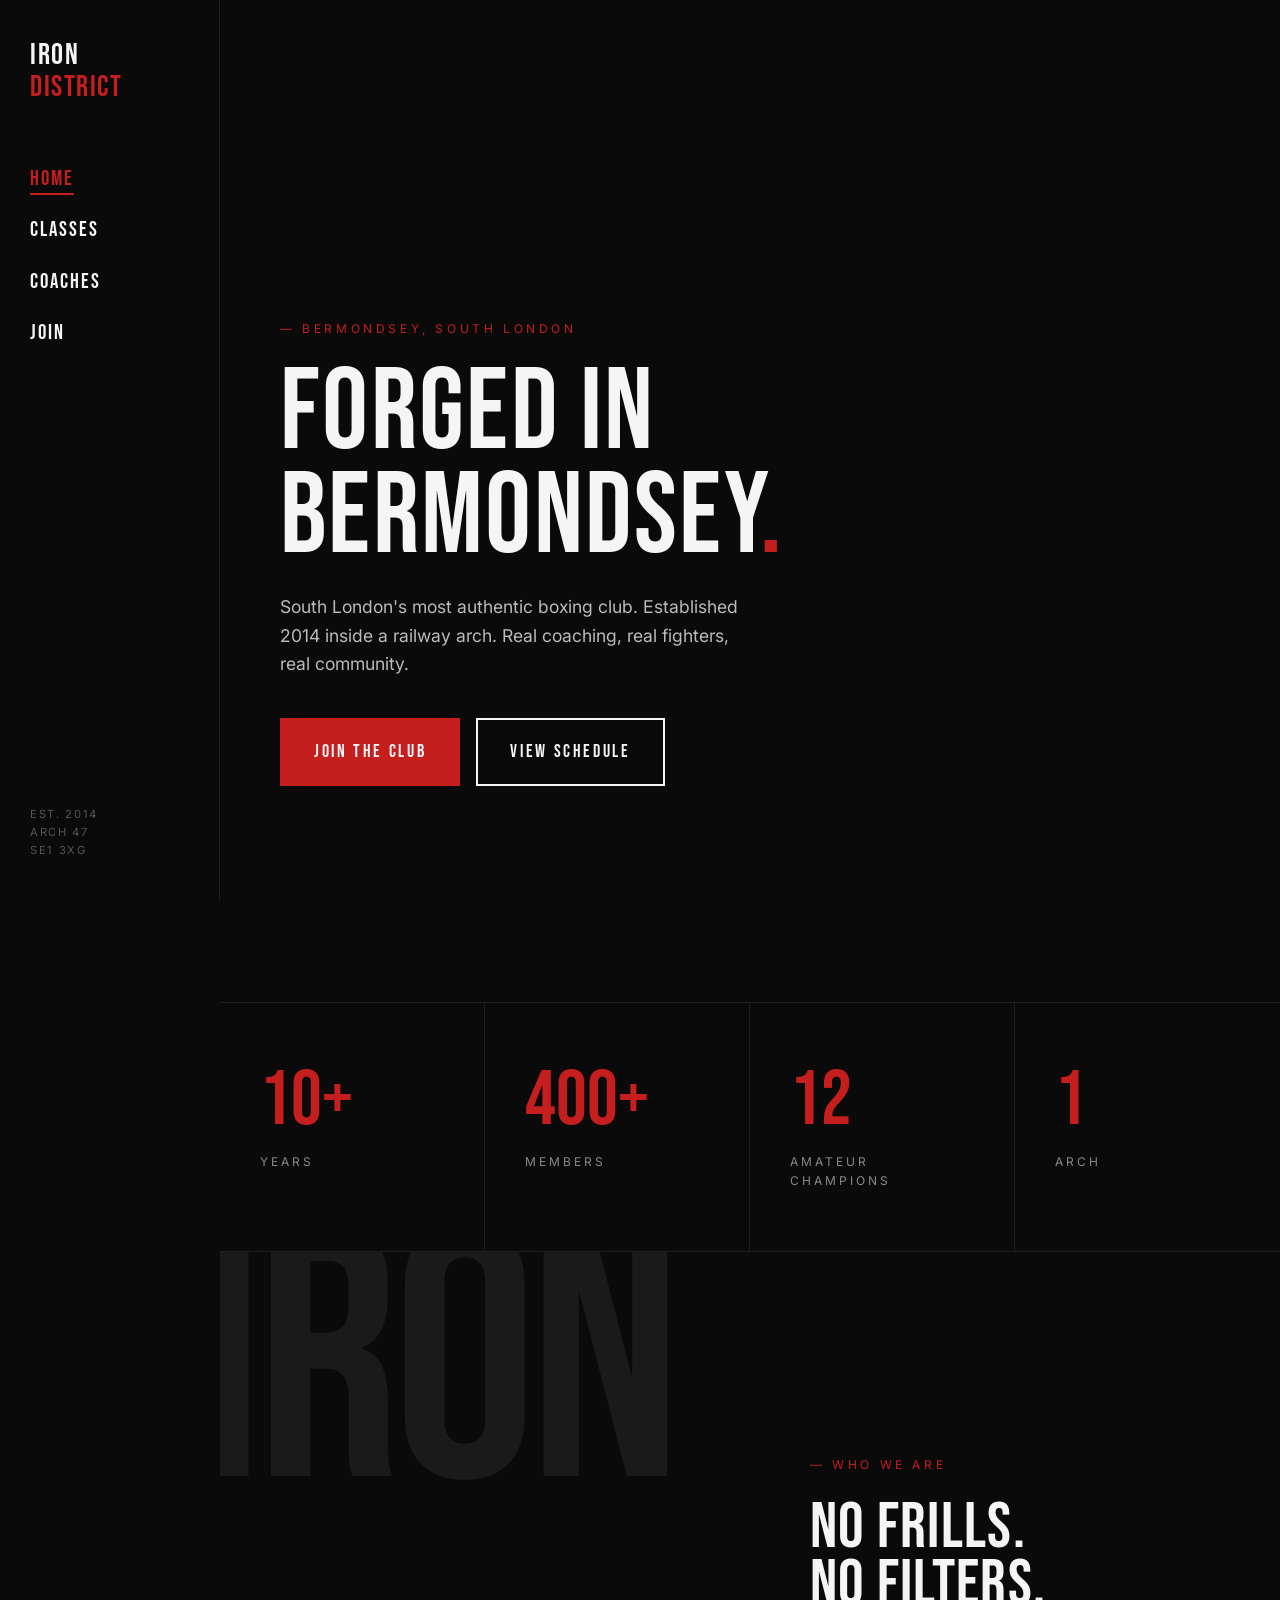
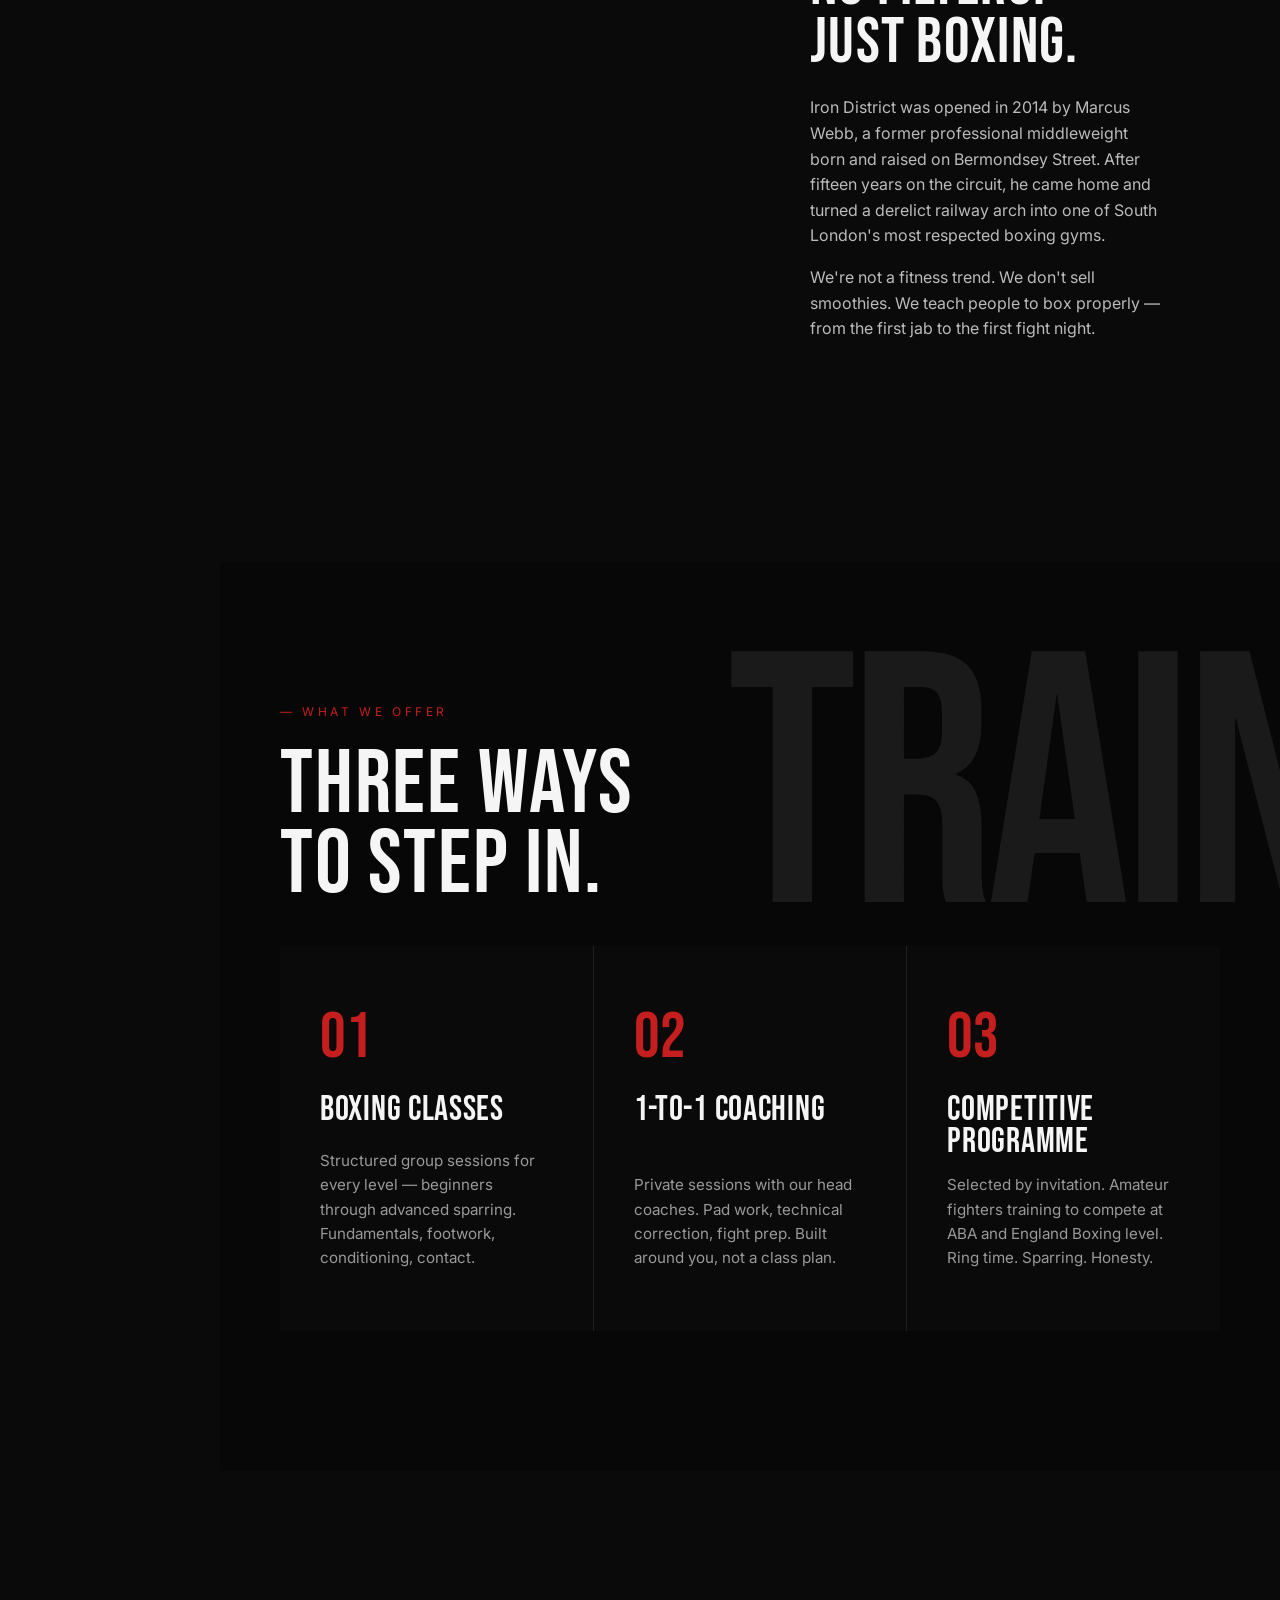
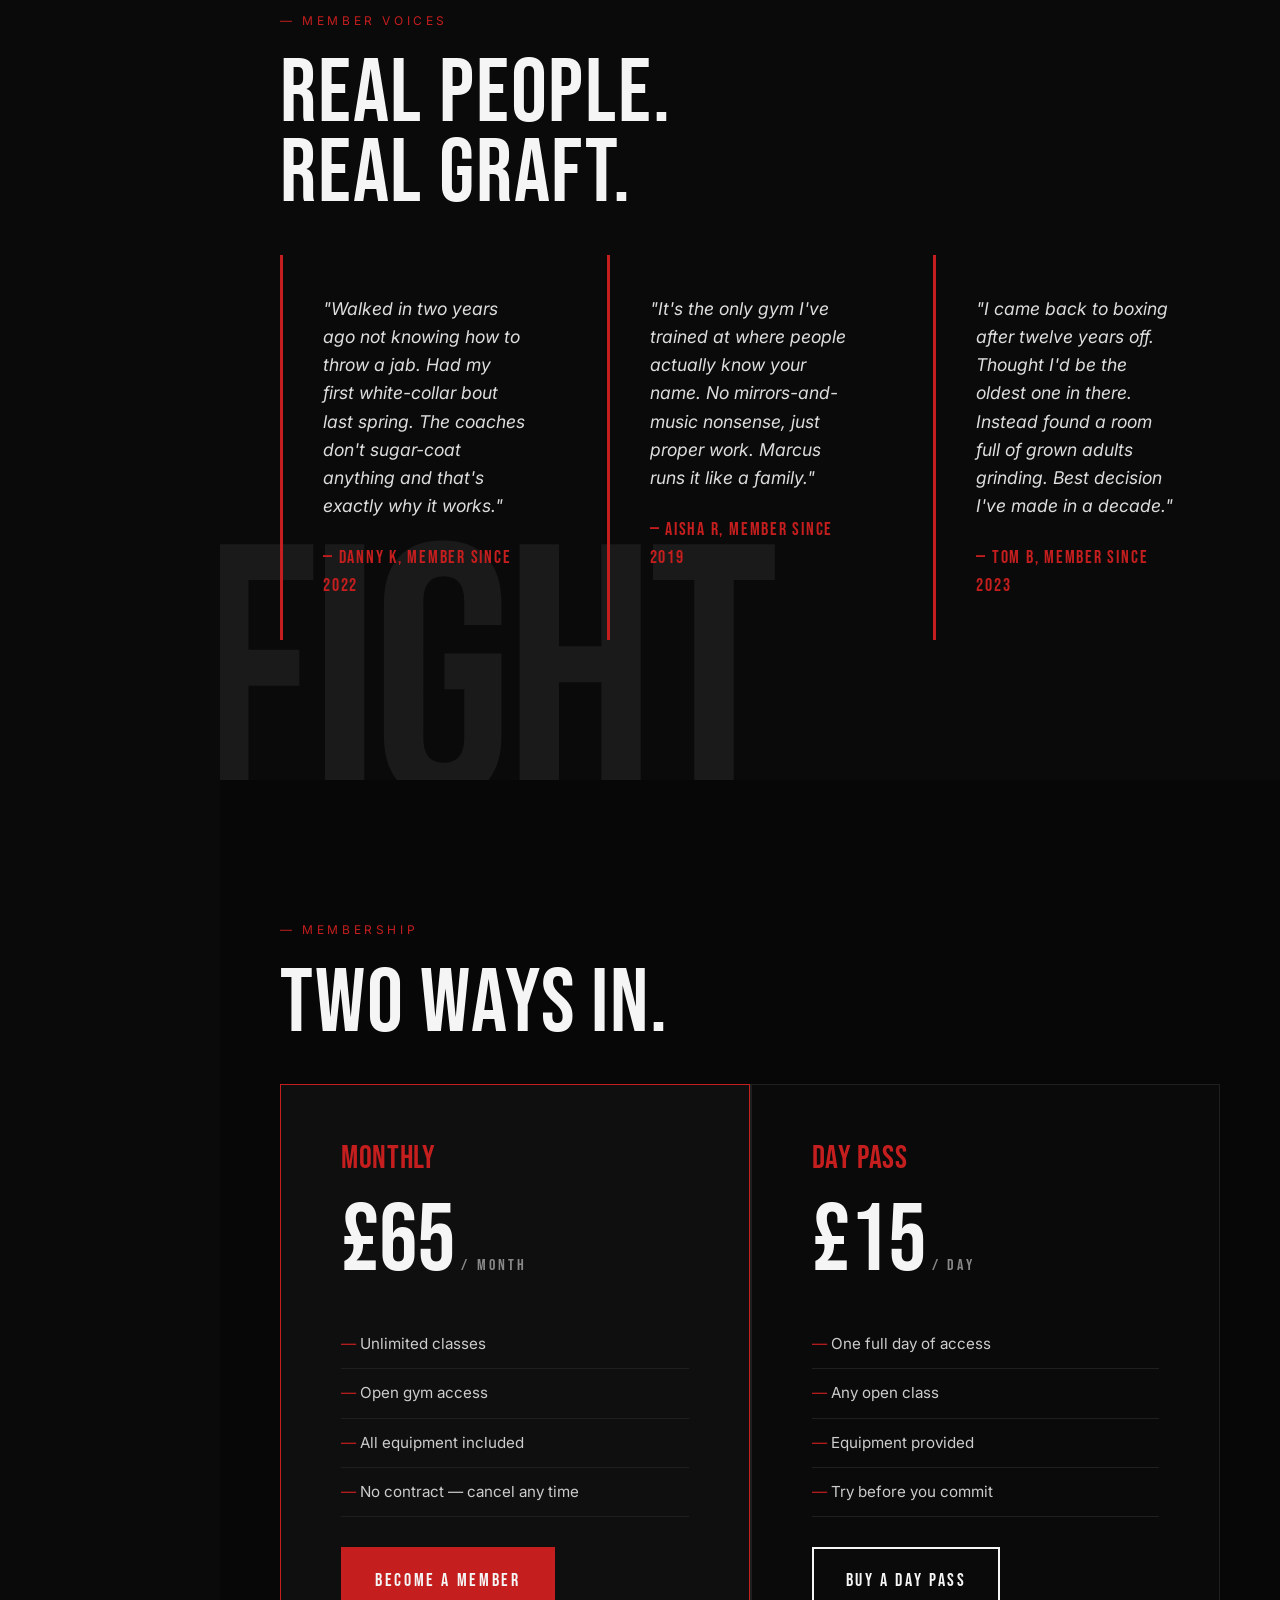
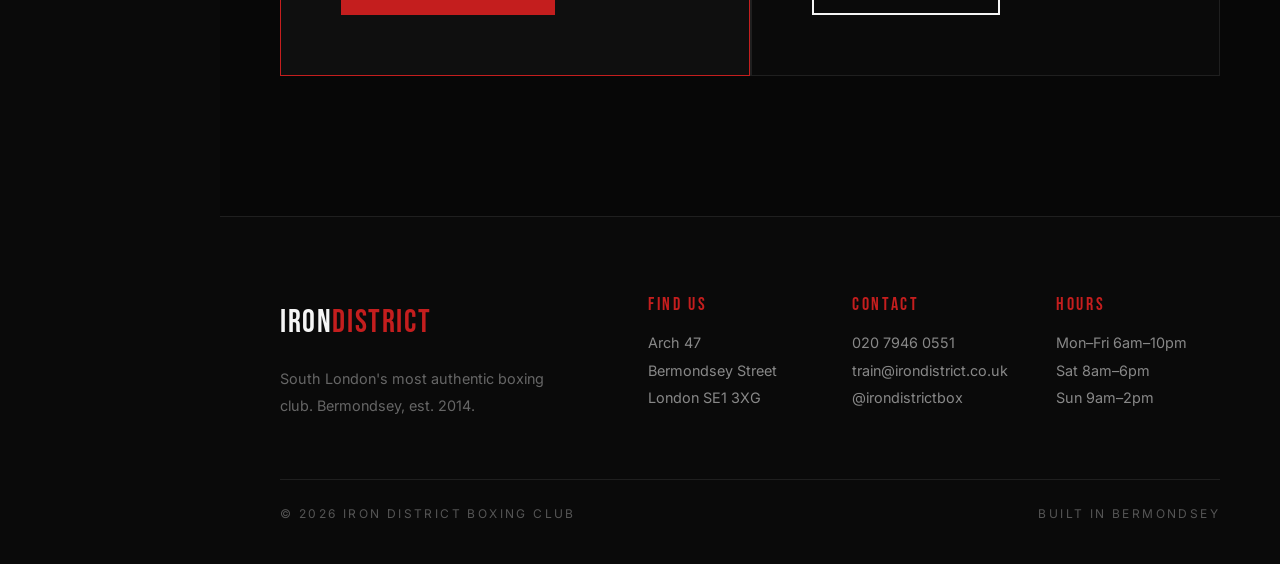
<file: index.html>
<!DOCTYPE html>
<html lang="en">
<head>
<meta charset="UTF-8" />
<meta name="viewport" content="width=device-width, initial-scale=1" />
<title>Iron District Boxing Club — Forged in Bermondsey</title>
<meta name="description" content="South London's most authentic boxing club. Real coaching, real community. Bermondsey, est. 2014." />
<link rel="stylesheet" href="styles.css" />
</head>
<body>

<aside class="sidebar">
  <div>
    <a href="index.html" class="logo">IRON<span>DISTRICT</span></a>
    <nav style="margin-top:60px;">
      <ul>
        <li><a href="index.html" data-page="index.html">Home</a></li>
        <li><a href="classes.html" data-page="classes.html">Classes</a></li>
        <li><a href="coaches.html" data-page="coaches.html">Coaches</a></li>
        <li><a href="join.html" data-page="join.html">Join</a></li>
      </ul>
    </nav>
  </div>
  <div class="meta">
    EST. 2014<br/>
    Arch 47<br/>
    SE1 3XG
  </div>
</aside>

<header class="mobile-nav">
  <a href="index.html" class="logo">IRON<span>DISTRICT</span></a>
  <button class="hamburger" aria-label="Menu"><span></span><span></span><span></span></button>
</header>
<nav class="mobile-menu">
  <ul>
    <li><a href="index.html">Home</a></li>
    <li><a href="classes.html">Classes</a></li>
    <li><a href="coaches.html">Coaches</a></li>
    <li><a href="join.html">Join</a></li>
  </ul>
</nav>

<main>

  <section class="hero-split">
    <div class="hero-left">
      <span class="eyebrow">— Bermondsey, South London</span>
      <h1>Forged in<br/>Bermondsey<span class="red">.</span></h1>
      <p class="sub">South London's most authentic boxing club. Established 2014 inside a railway arch. Real coaching, real fighters, real community.</p>
      <div class="btn-row">
        <a href="join.html" class="btn">Join the Club</a>
        <a href="classes.html" class="btn btn-ghost">View Schedule</a>
      </div>
    </div>
    <div class="hero-right" style="background-image:url('https://images.unsplash.com/photo-1737381508529-a110d717d5a7?w=500&auto=format&fit=crop&q=60');"> </div>
  </section>

  <section class="stats reveal">
    <div class="stat"><div class="num">10+</div><div class="label">Years</div></div>
    <div class="stat"><div class="num">400+</div><div class="label">Members</div></div>
    <div class="stat"><div class="num">12</div><div class="label">Amateur Champions</div></div>
    <div class="stat"><div class="num">1</div><div class="label">Arch</div></div>
  </section>

  <section class="section">
    <div class="watermark" style="top:-2vw; left:-2vw;">IRON</div>
    <div class="split reveal">
      <div class="split-image" style="background-image:url('https://images.unsplash.com/photo-1583473848882-f9a5bc7fd2ee?w=1400&q=80');"></div>
      <div class="split-text">
        <span class="eyebrow">— Who We Are</span>
        <h2>No frills.<br/>No filters.<br/>Just boxing.</h2>
        <p>Iron District was opened in 2014 by Marcus Webb, a former professional middleweight born and raised on Bermondsey Street. After fifteen years on the circuit, he came home and turned a derelict railway arch into one of South London's most respected boxing gyms.</p>
        <p>We're not a fitness trend. We don't sell smoothies. We teach people to box properly — from the first jab to the first fight night.</p>
      </div>
    </div>
  </section>

  <section class="section" style="background:#070707;">
    <div class="watermark" style="top:10%; right:-4vw;">TRAIN</div>
    <span class="eyebrow">— What We Offer</span>
    <h2 class="section-title">Three ways<br/>to step in.</h2>
    <div class="offers reveal">
      <div class="offer">
        <div><div class="num">01</div><h3>Boxing Classes</h3></div>
        <p>Structured group sessions for every level — beginners through advanced sparring. Fundamentals, footwork, conditioning, contact.</p>
      </div>
      <div class="offer">
        <div><div class="num">02</div><h3>1-to-1 Coaching</h3></div>
        <p>Private sessions with our head coaches. Pad work, technical correction, fight prep. Built around you, not a class plan.</p>
      </div>
      <div class="offer">
        <div><div class="num">03</div><h3>Competitive Programme</h3></div>
        <p>Selected by invitation. Amateur fighters training to compete at ABA and England Boxing level. Ring time. Sparring. Honesty.</p>
      </div>
    </div>
  </section>

  <section class="section">
    <div class="watermark" style="bottom:-4vw; left:-2vw;">FIGHT</div>
    <span class="eyebrow">— Member Voices</span>
    <h2 class="section-title">Real people.<br/>Real graft.</h2>
    <div class="testimonials reveal">
      <div class="testimonial">
        <p>"Walked in two years ago not knowing how to throw a jab. Had my first white-collar bout last spring. The coaches don't sugar-coat anything and that's exactly why it works."</p>
        <div class="who">— Danny K, member since 2022</div>
      </div>
      <div class="testimonial">
        <p>"It's the only gym I've trained at where people actually know your name. No mirrors-and-music nonsense, just proper work. Marcus runs it like a family."</p>
        <div class="who">— Aisha R, member since 2019</div>
      </div>
      <div class="testimonial">
        <p>"I came back to boxing after twelve years off. Thought I'd be the oldest one in there. Instead found a room full of grown adults grinding. Best decision I've made in a decade."</p>
        <div class="who">— Tom B, member since 2023</div>
      </div>
    </div>
  </section>

  <section class="section" style="background:#070707;">
    <span class="eyebrow">— Membership</span>
    <h2 class="section-title">Two ways in.</h2>
    <div class="membership reveal">
      <div class="plan featured">
        <h3>Monthly</h3>
        <div class="price">£65<span class="small"> / MONTH</span></div>
        <ul>
          <li>Unlimited classes</li>
          <li>Open gym access</li>
          <li>All equipment included</li>
          <li>No contract — cancel any time</li>
        </ul>
        <a href="join.html" class="btn">Become a Member</a>
      </div>
      <div class="plan">
        <h3>Day Pass</h3>
        <div class="price">£15<span class="small"> / DAY</span></div>
        <ul>
          <li>One full day of access</li>
          <li>Any open class</li>
          <li>Equipment provided</li>
          <li>Try before you commit</li>
        </ul>
        <a href="join.html" class="btn btn-ghost">Buy a Day Pass</a>
      </div>
    </div>
  </section>

</main>

<footer>
  <div class="footer-grid">
    <div>
      <div class="logo" style="font-family:'Bebas Neue',sans-serif;font-size:2rem;letter-spacing:0.05em;">IRON<span style="color:var(--red);">DISTRICT</span></div>
      <p style="margin-top:16px;color:#666;max-width:300px;">South London's most authentic boxing club. Bermondsey, est. 2014.</p>
    </div>
    <div>
      <h4>Find Us</h4>
      <p>Arch 47<br/>Bermondsey Street<br/>London SE1 3XG</p>
    </div>
    <div>
      <h4>Contact</h4>
      <p>020 7946 0551<br/>train@irondistrict.co.uk<br/>@irondistrictbox</p>
    </div>
    <div>
      <h4>Hours</h4>
      <p>Mon–Fri 6am–10pm<br/>Sat 8am–6pm<br/>Sun 9am–2pm</p>
    </div>
  </div>
  <div class="footer-bottom">
    <span>© 2026 Iron District Boxing Club</span>
    <span>Built in Bermondsey</span>
  </div>
</footer>

<script src="main.js"></script>
</body>
</html>
</file>
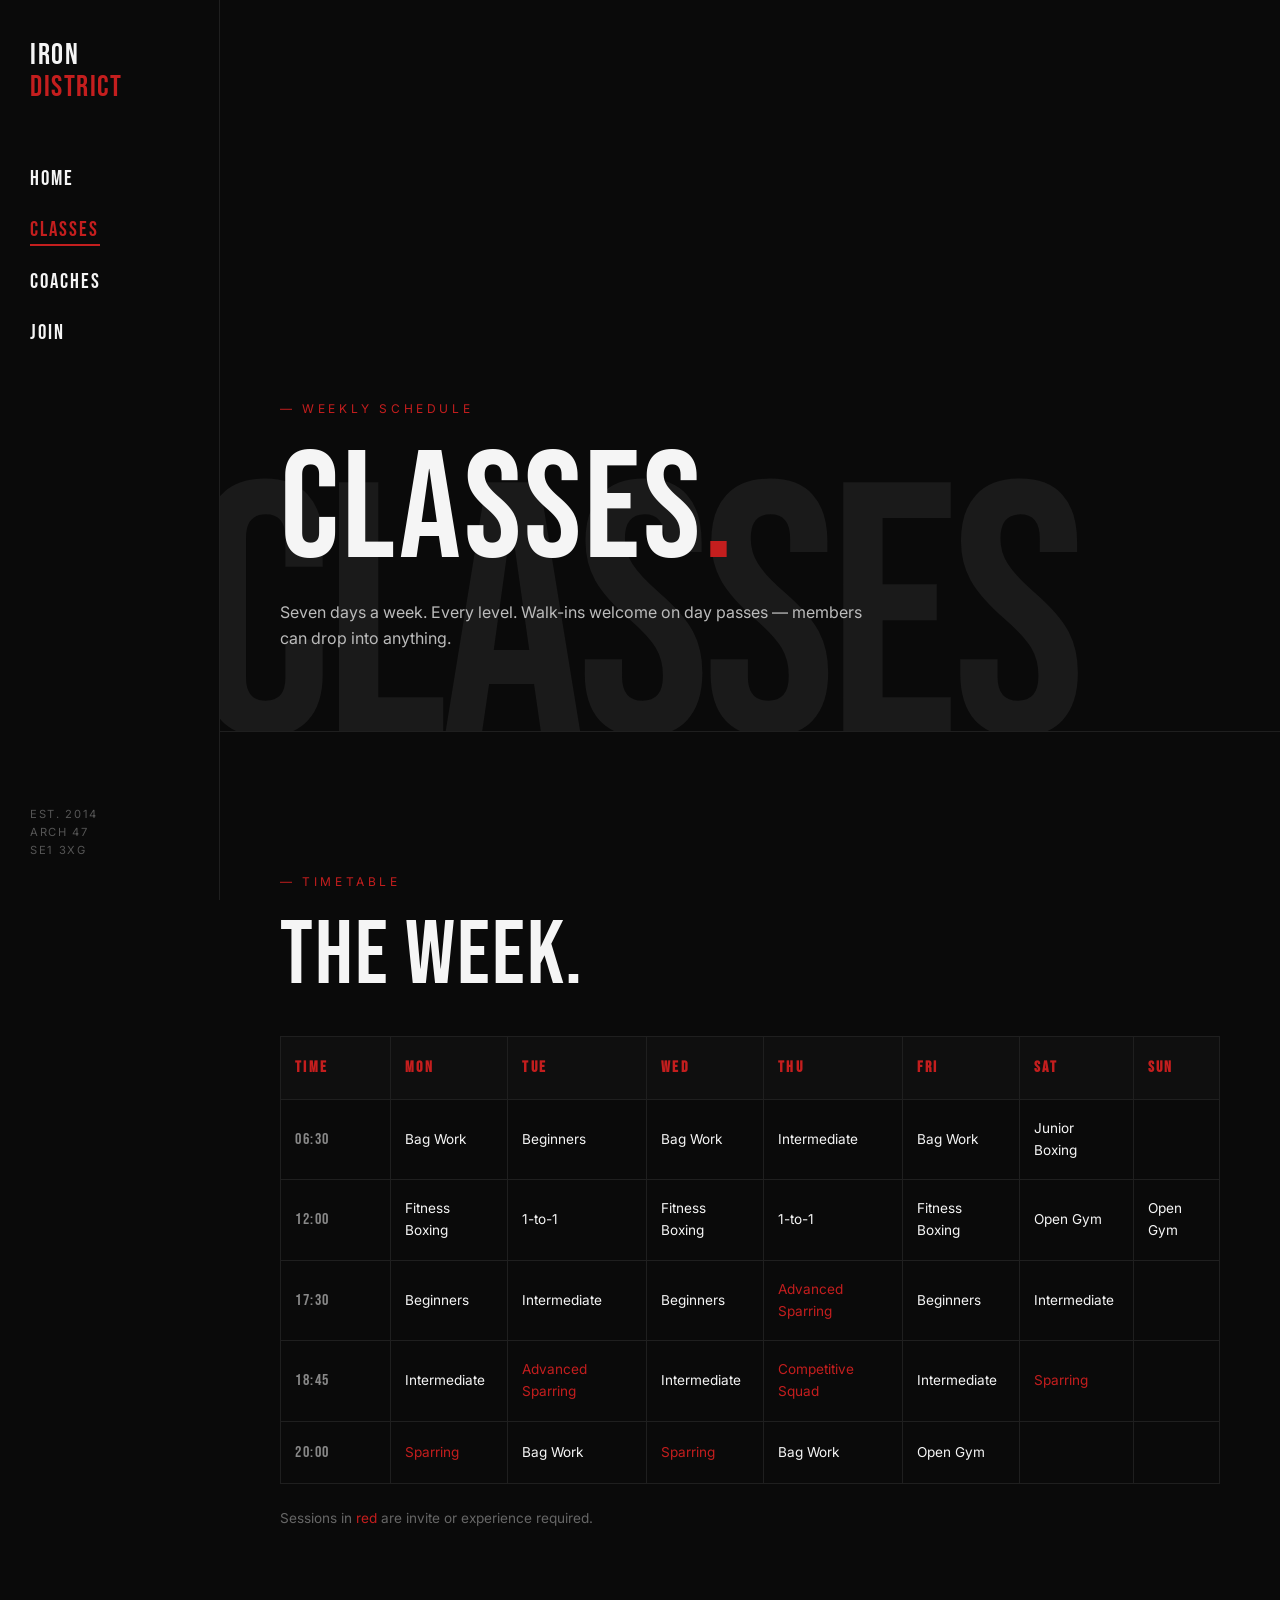
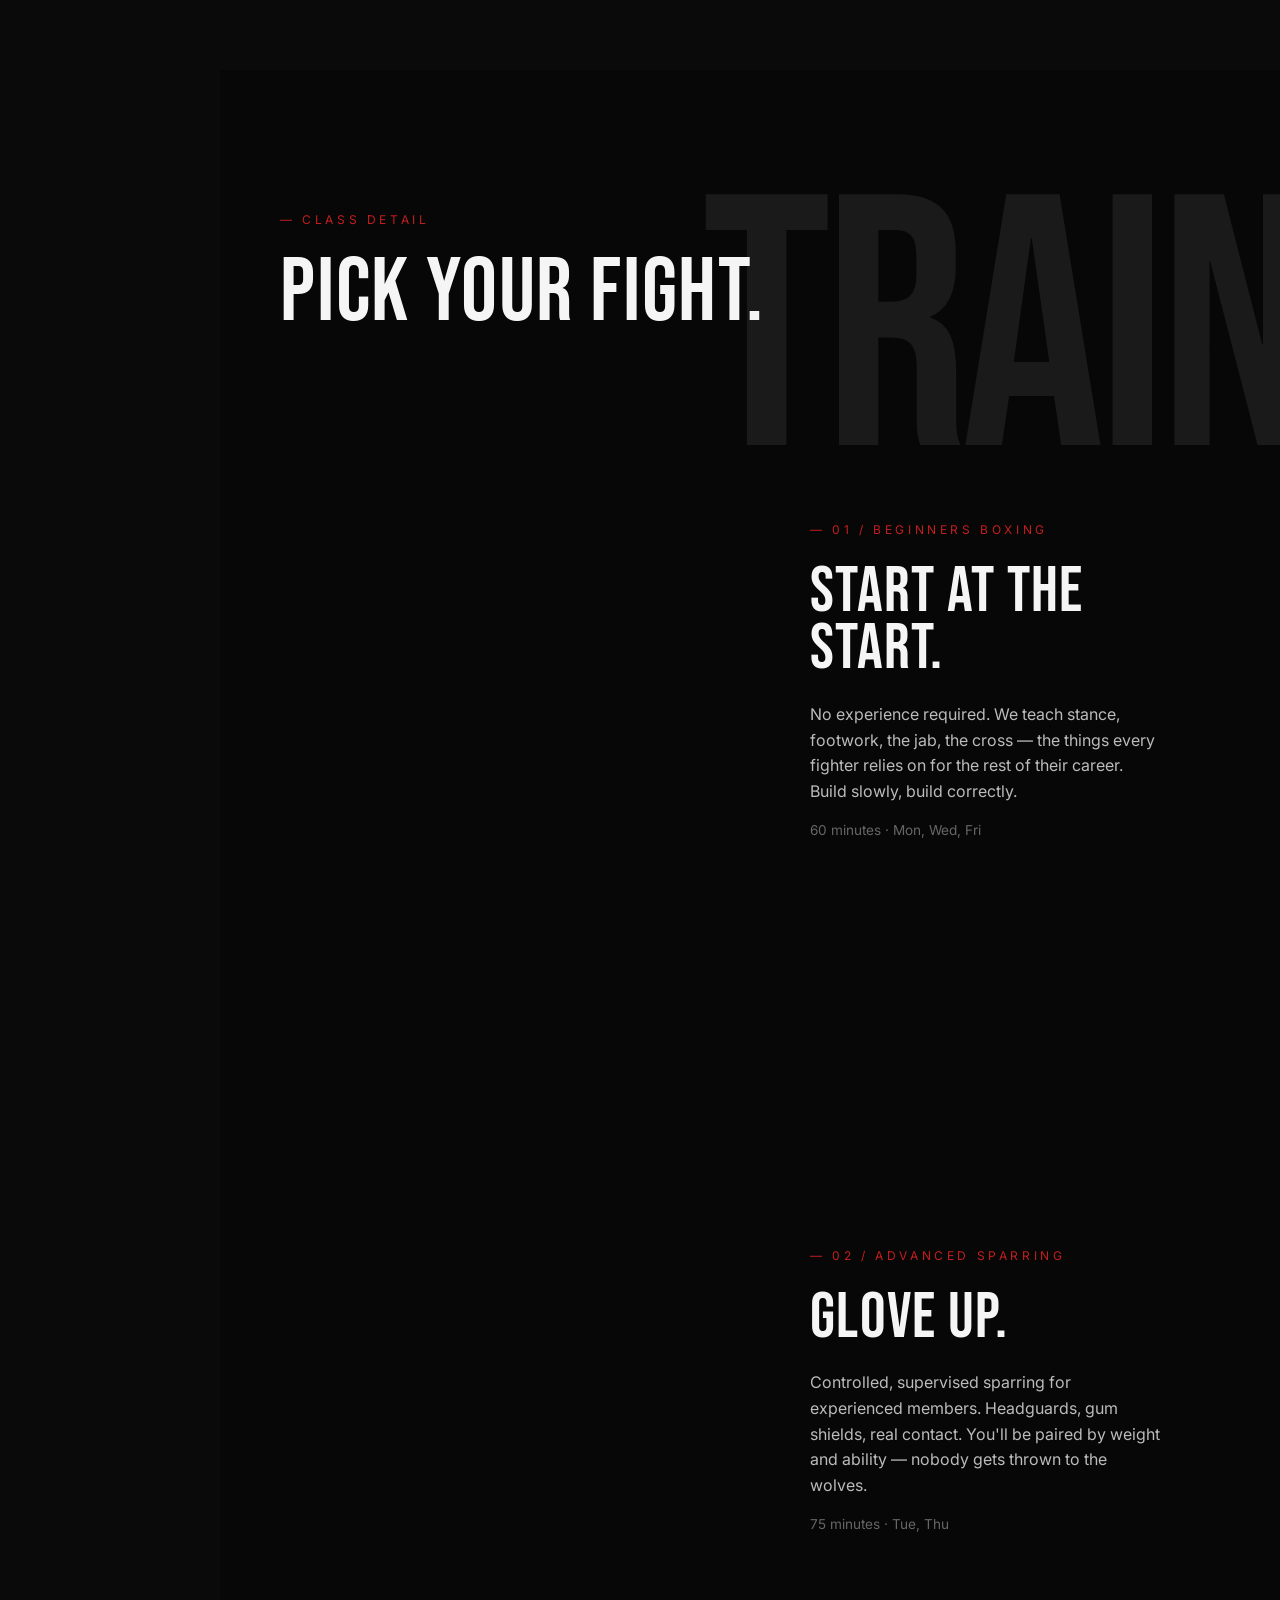
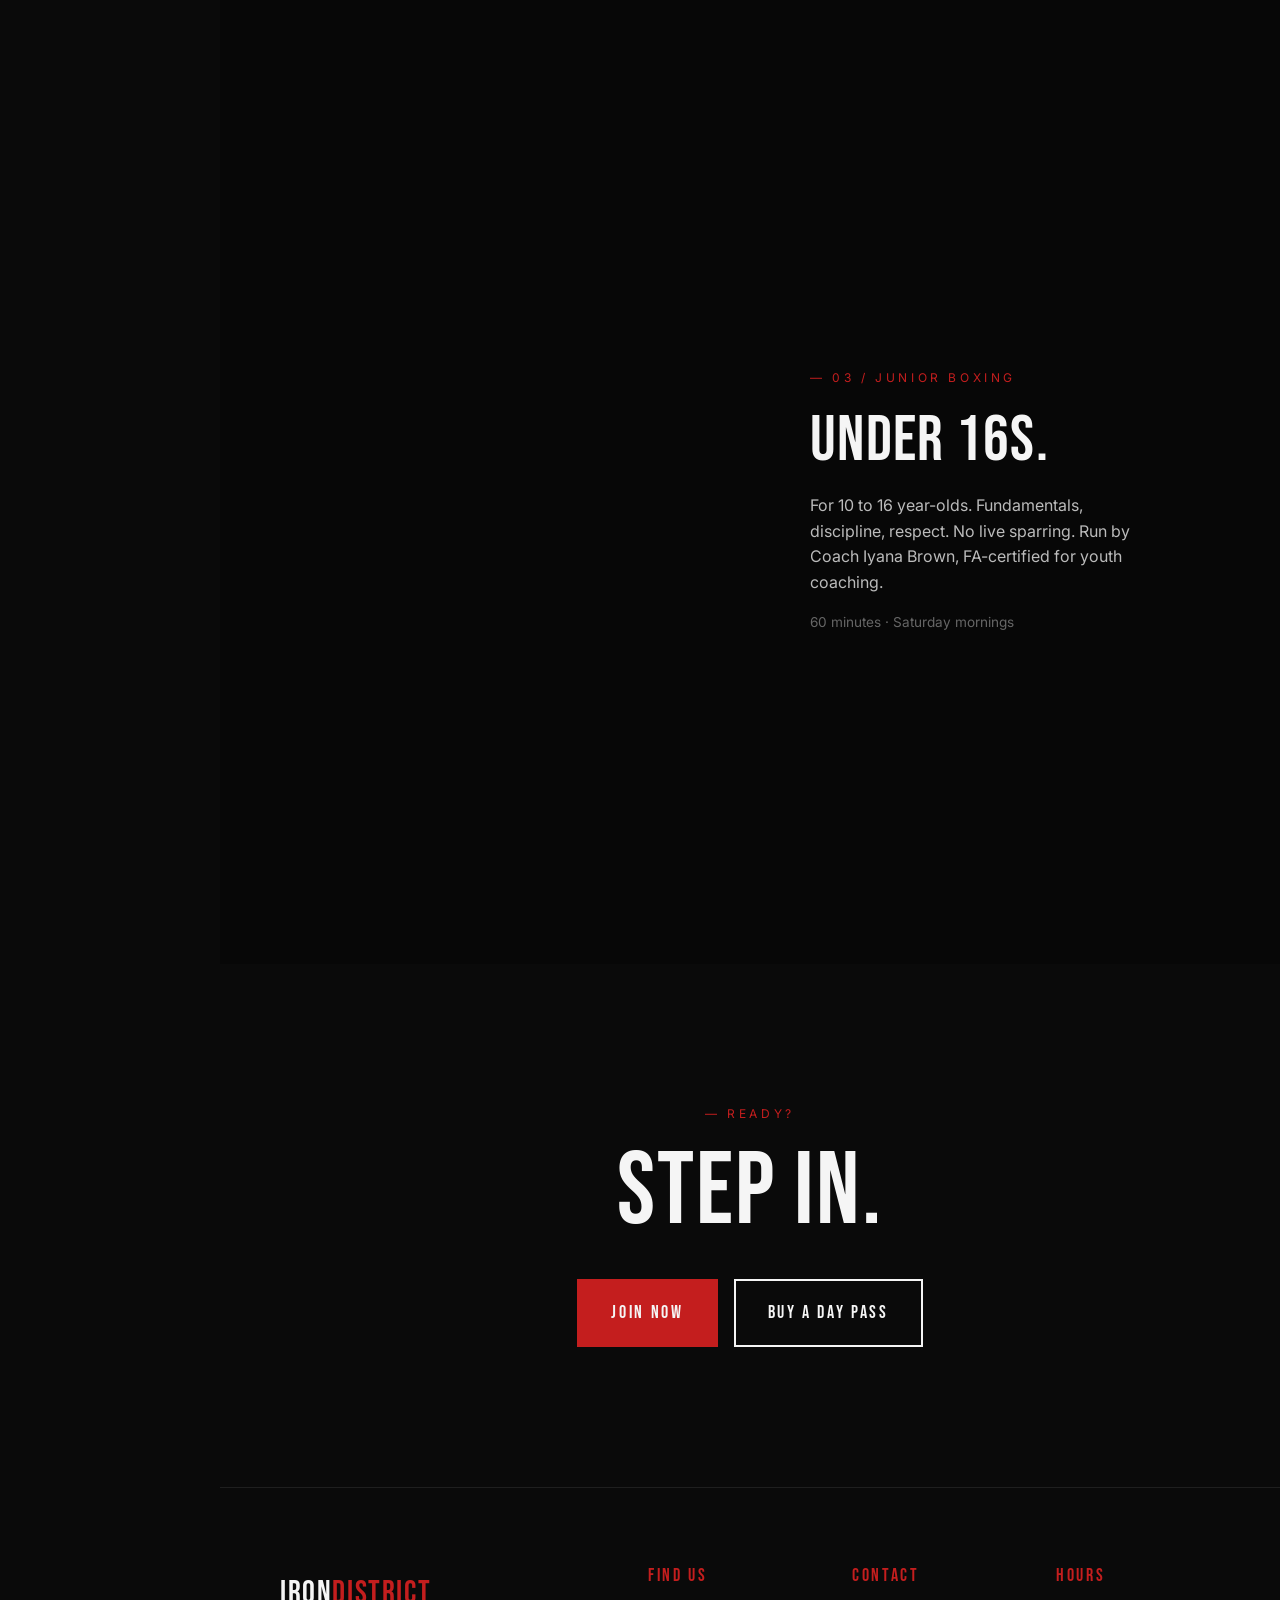
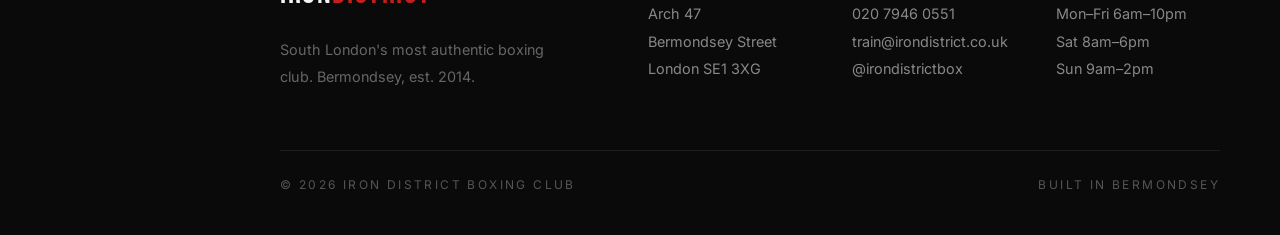
<file: classes.html>
<!DOCTYPE html>
<html lang="en"><head>
<meta charset="UTF-8" />
<meta name="viewport" content="width=device-width, initial-scale=1" />
<title>Classes & Timetable — Iron District Boxing Club</title>
<meta name="description" content="Weekly boxing class schedule at Iron District. Beginners, advanced sparring, fitness boxing and junior programme." />
<link rel="stylesheet" href="styles.css" />
</head><body>
<aside class="sidebar">
  <div>
    <a href="index.html" class="logo">IRON<span>DISTRICT</span></a>
    <nav style="margin-top:60px;">
      <ul>
        <li><a href="index.html" data-page="index.html">Home</a></li>
        <li><a href="classes.html" data-page="classes.html">Classes</a></li>
        <li><a href="coaches.html" data-page="coaches.html">Coaches</a></li>
        <li><a href="join.html" data-page="join.html">Join</a></li>
      </ul>
    </nav>
  </div>
  <div class="meta">EST. 2014<br/>Arch 47<br/>SE1 3XG</div>
</aside>
<header class="mobile-nav">
  <a href="index.html" class="logo">IRON<span>DISTRICT</span></a>
  <button class="hamburger" aria-label="Menu"><span></span><span></span><span></span></button>
</header>
<nav class="mobile-menu">
  <ul>
    <li><a href="index.html">Home</a></li>
    <li><a href="classes.html">Classes</a></li>
    <li><a href="coaches.html">Coaches</a></li>
    <li><a href="join.html">Join</a></li>
  </ul>
</nav>
<main>

<section class="page-hero">
  <div class="watermark" style="bottom:-3vw; left:-2vw;">CLASSES</div>
  <span class="eyebrow">— Weekly Schedule</span>
  <h1>Classes<span style="color:var(--red);">.</span></h1>
  <p>Seven days a week. Every level. Walk-ins welcome on day passes — members can drop into anything.</p>
</section>

<section class="section">
  <span class="eyebrow">— Timetable</span>
  <h2 class="section-title">The Week.</h2>
  <table class="timetable reveal">
    <thead><tr><th>Time</th><th>Mon</th><th>Tue</th><th>Wed</th><th>Thu</th><th>Fri</th><th>Sat</th><th>Sun</th></tr></thead>
    <tbody><tr><td>06:30</td><td class="cls">Bag Work</td><td class="cls">Beginners</td><td class="cls">Bag Work</td><td class="cls">Intermediate</td><td class="cls">Bag Work</td><td class="cls">Junior Boxing</td><td></td></tr>
<tr><td>12:00</td><td class="cls">Fitness Boxing</td><td class="cls">1-to-1</td><td class="cls">Fitness Boxing</td><td class="cls">1-to-1</td><td class="cls">Fitness Boxing</td><td class="cls">Open Gym</td><td class="cls">Open Gym</td></tr>
<tr><td>17:30</td><td class="cls">Beginners</td><td class="cls">Intermediate</td><td class="cls">Beginners</td><td class="cls red">Advanced Sparring</td><td class="cls">Beginners</td><td class="cls">Intermediate</td><td></td></tr>
<tr><td>18:45</td><td class="cls">Intermediate</td><td class="cls red">Advanced Sparring</td><td class="cls">Intermediate</td><td class="cls red">Competitive Squad</td><td class="cls">Intermediate</td><td class="cls red">Sparring</td><td></td></tr>
<tr><td>20:00</td><td class="cls red">Sparring</td><td class="cls">Bag Work</td><td class="cls red">Sparring</td><td class="cls">Bag Work</td><td class="cls">Open Gym</td><td></td><td></td></tr>
</tbody>
  </table>
  <p style="margin-top:24px;color:#666;font-size:0.85rem;">Sessions in <span style="color:var(--red);">red</span> are invite or experience required.</p>
</section>

<section class="section" style="background:#070707;">
  <div class="watermark" style="top:5%; right:-2vw;">TRAIN</div>
  <span class="eyebrow">— Class Detail</span>
  <h2 class="section-title">Pick your fight.</h2>

  <div class="split reveal" style="margin-bottom:80px;">
    <div class="split-image" style="background-image:url('https://images.unsplash.com/photo-1590556409324-aa1d726e5c3c?w=1400&q=80');"></div>
    <div class="split-text">
      <span class="eyebrow">— 01 / Beginners Boxing</span>
      <h2>Start at the start.</h2>
      <p>No experience required. We teach stance, footwork, the jab, the cross — the things every fighter relies on for the rest of their career. Build slowly, build correctly.</p>
      <p style="color:#666;font-size:0.85rem;">60 minutes · Mon, Wed, Fri</p>
    </div>
  </div>

  <div class="split text-right reveal" style="margin-bottom:80px;">
    <div class="split-image" style="background-image:url('https://images.unsplash.com/photo-1726867863287-aba3393812d0?w=1400&q=80');"></div>
    <div class="split-text">
      <span class="eyebrow">— 02 / Advanced Sparring</span>
      <h2>Glove up.</h2>
      <p>Controlled, supervised sparring for experienced members. Headguards, gum shields, real contact. You'll be paired by weight and ability — nobody gets thrown to the wolves.</p>
      <p style="color:#666;font-size:0.85rem;">75 minutes · Tue, Thu</p>
    </div>
  </div>

  <div class="split reveal">
    <div class="split-image" style="background-image:url('https://images.unsplash.com/photo-1615117950029-db3cf44bdefa?w=1400&q=80');"></div>
    <div class="split-text">
      <span class="eyebrow">— 03 / Junior Boxing</span>
      <h2>Under 16s.</h2>
      <p>For 10 to 16 year-olds. Fundamentals, discipline, respect. No live sparring. Run by Coach Iyana Brown, FA-certified for youth coaching.</p>
      <p style="color:#666;font-size:0.85rem;">60 minutes · Saturday mornings</p>
    </div>
  </div>
</section>

<section class="section" style="text-align:center;">
  <span class="eyebrow">— Ready?</span>
  <h2 class="section-title" style="font-size:clamp(3rem,8vw,8rem);">Step in.</h2>
  <div class="btn-row" style="justify-content:center;">
    <a href="join.html" class="btn">Join Now</a>
    <a href="join.html" class="btn btn-ghost">Buy a Day Pass</a>
  </div>
</section>

</main>
<footer>
  <div class="footer-grid">
    <div>
      <div class="logo" style="font-family:'Bebas Neue',sans-serif;font-size:2rem;letter-spacing:0.05em;">IRON<span style="color:var(--red);">DISTRICT</span></div>
      <p style="margin-top:16px;color:#666;max-width:300px;">South London's most authentic boxing club. Bermondsey, est. 2014.</p>
    </div>
    <div><h4>Find Us</h4><p>Arch 47<br/>Bermondsey Street<br/>London SE1 3XG</p></div>
    <div><h4>Contact</h4><p>020 7946 0551<br/>train@irondistrict.co.uk<br/>@irondistrictbox</p></div>
    <div><h4>Hours</h4><p>Mon–Fri 6am–10pm<br/>Sat 8am–6pm<br/>Sun 9am–2pm</p></div>
  </div>
  <div class="footer-bottom"><span>© 2026 Iron District Boxing Club</span><span>Built in Bermondsey</span></div>
</footer>
<script src="main.js"></script>
</body></html>
</file>
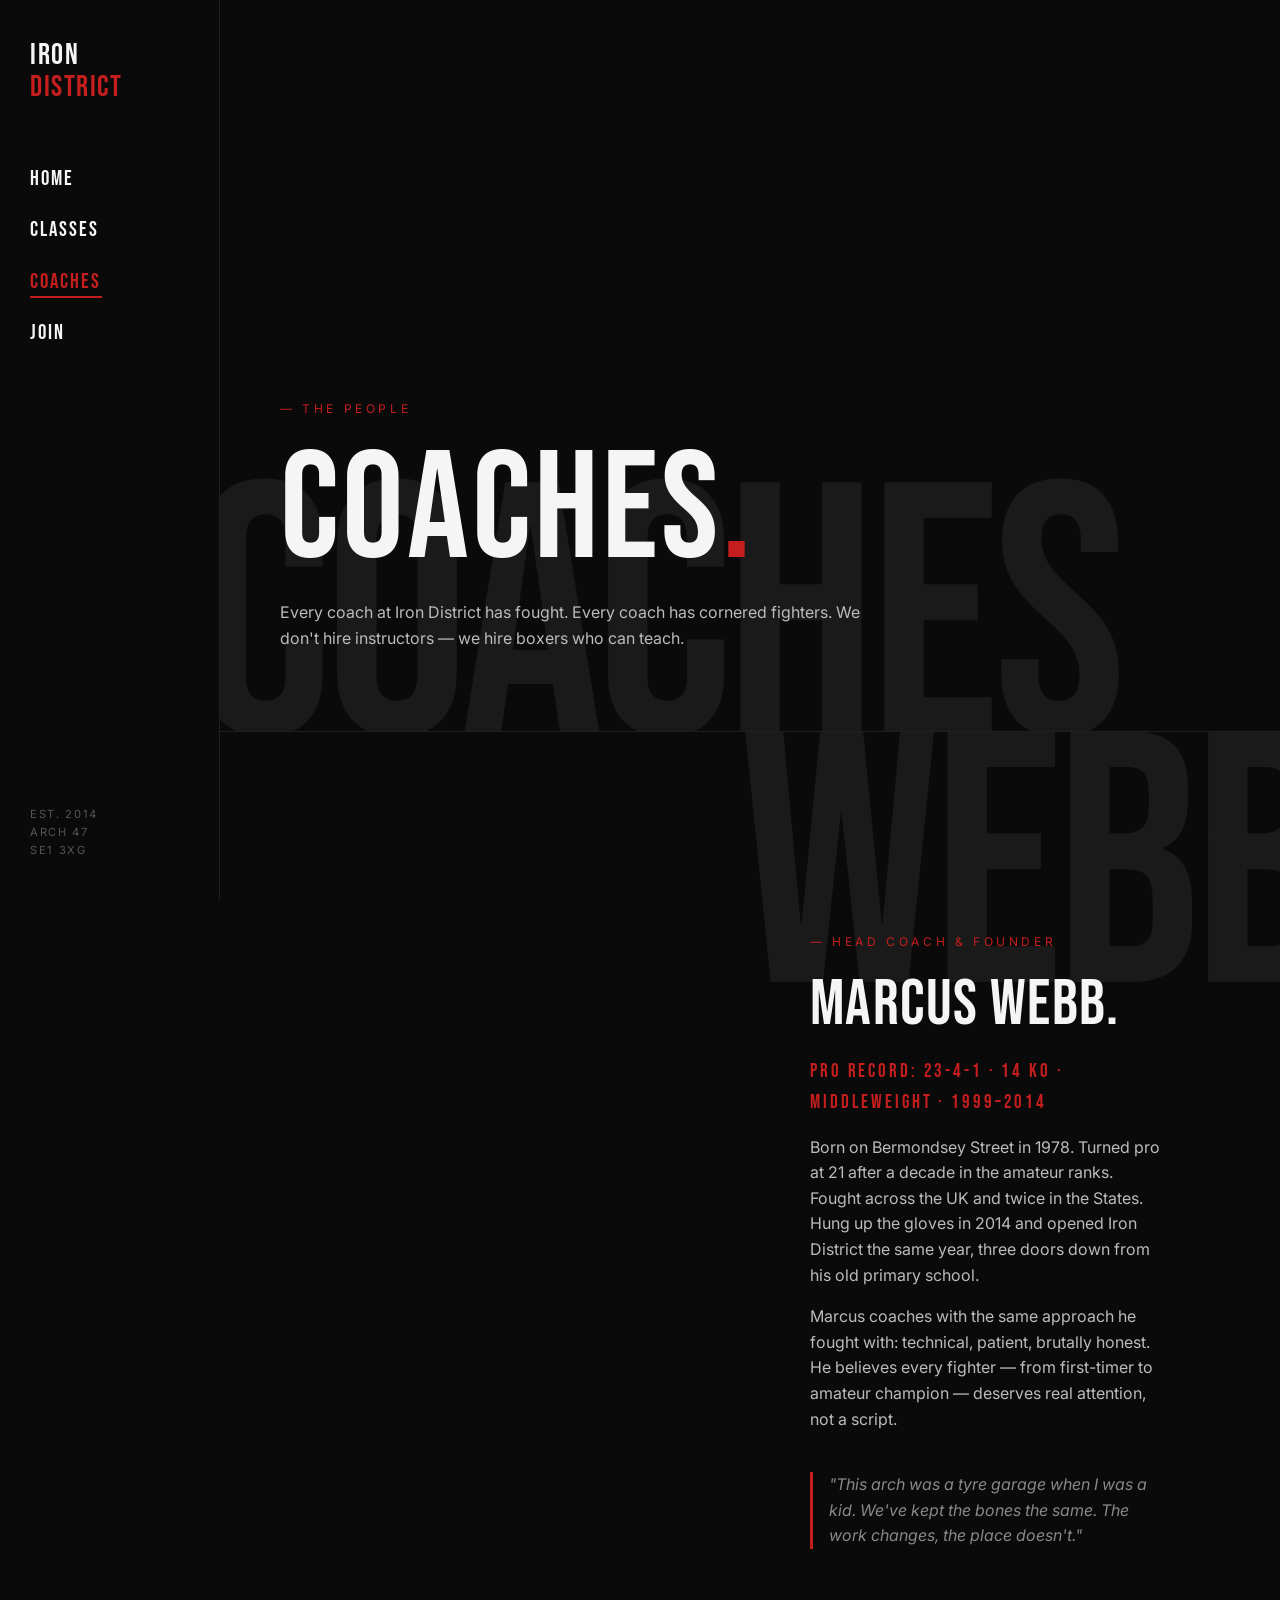
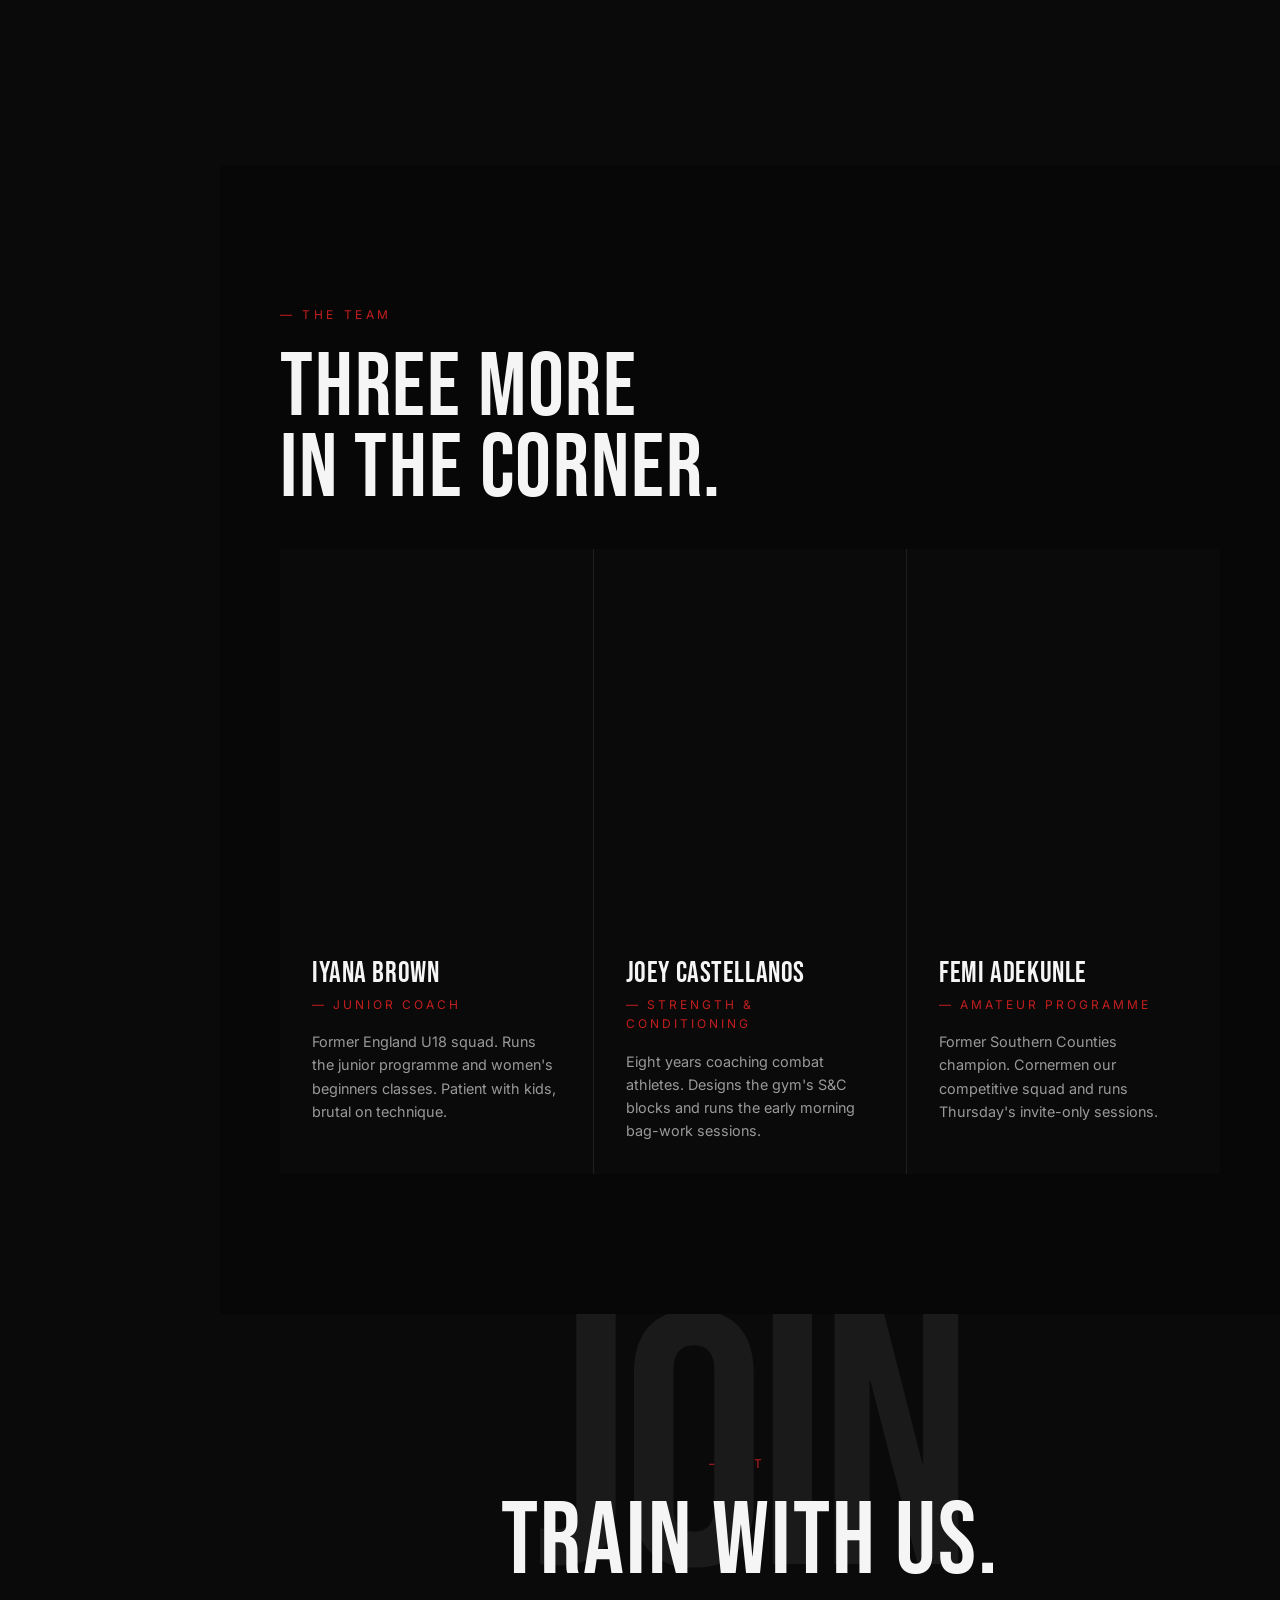
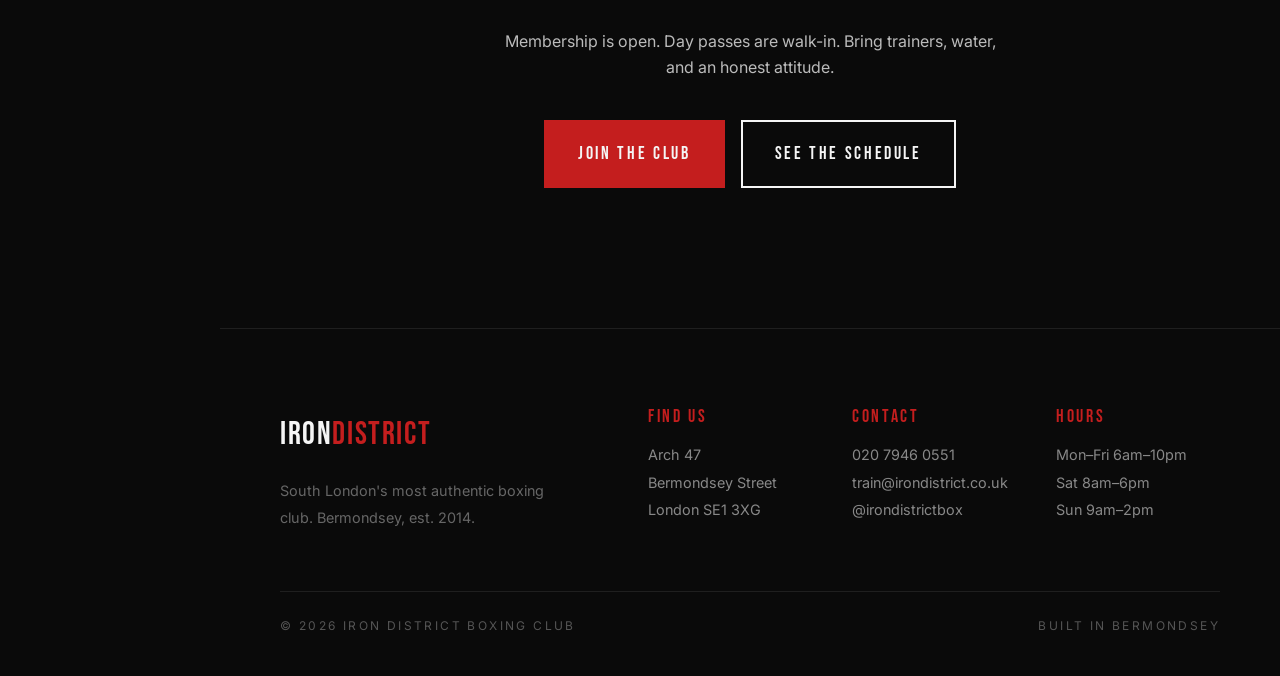
<file: coaches.html>
<!DOCTYPE html>
<html lang="en"><head>
<meta charset="UTF-8" />
<meta name="viewport" content="width=device-width, initial-scale=1" />
<title>Coaches — Iron District Boxing Club</title>
<meta name="description" content="Meet head coach Marcus Webb and the Iron District coaching team — real fighters who teach properly." />
<link rel="stylesheet" href="styles.css" />
</head><body>
<aside class="sidebar">
  <div>
    <a href="index.html" class="logo">IRON<span>DISTRICT</span></a>
    <nav style="margin-top:60px;">
      <ul>
        <li><a href="index.html" data-page="index.html">Home</a></li>
        <li><a href="classes.html" data-page="classes.html">Classes</a></li>
        <li><a href="coaches.html" data-page="coaches.html">Coaches</a></li>
        <li><a href="join.html" data-page="join.html">Join</a></li>
      </ul>
    </nav>
  </div>
  <div class="meta">EST. 2014<br/>Arch 47<br/>SE1 3XG</div>
</aside>
<header class="mobile-nav">
  <a href="index.html" class="logo">IRON<span>DISTRICT</span></a>
  <button class="hamburger" aria-label="Menu"><span></span><span></span><span></span></button>
</header>
<nav class="mobile-menu">
  <ul>
    <li><a href="index.html">Home</a></li>
    <li><a href="classes.html">Classes</a></li>
    <li><a href="coaches.html">Coaches</a></li>
    <li><a href="join.html">Join</a></li>
  </ul>
</nav>
<main>

<section class="page-hero">
  <div class="watermark" style="bottom:-3vw; left:-2vw;">COACHES</div>
  <span class="eyebrow">— The People</span>
  <h1>Coaches<span style="color:var(--red);">.</span></h1>
  <p>Every coach at Iron District has fought. Every coach has cornered fighters. We don't hire instructors — we hire boxers who can teach.</p>
</section>

<section class="section">
  <div class="watermark" style="top:0; right:-4vw;">WEBB</div>
  <div class="split reveal">
    <div class="split-image" style="background-image:url('https://images.unsplash.com/photo-1606059100110-4230429584fe?w=800&q=80'); min-height:600px;"></div>
    <div class="split-text">
      <span class="eyebrow">— Head Coach & Founder</span>
      <h2>Marcus Webb.</h2>
      <p style="font-family:'Bebas Neue',sans-serif;letter-spacing:0.15em;font-size:1.2rem;color:var(--red);">Pro record: 23-4-1 · 14 KO · Middleweight · 1999–2014</p>
      <p>Born on Bermondsey Street in 1978. Turned pro at 21 after a decade in the amateur ranks. Fought across the UK and twice in the States. Hung up the gloves in 2014 and opened Iron District the same year, three doors down from his old primary school.</p>
      <p>Marcus coaches with the same approach he fought with: technical, patient, brutally honest. He believes every fighter — from first-timer to amateur champion — deserves real attention, not a script.</p>
      <p style="color:#888;font-style:italic;border-left:3px solid var(--red);padding-left:16px;margin-top:24px;">"This arch was a tyre garage when I was a kid. We've kept the bones the same. The work changes, the place doesn't."</p>
    </div>
  </div>
</section>

<section class="section" style="background:#070707;">
  <span class="eyebrow">— The Team</span>
  <h2 class="section-title">Three more<br/>in the corner.</h2>
  <div class="coach-grid reveal">
    <div class="coach">
      <div class="photo" style="background-image:url('https://images.unsplash.com/photo-1671856194242-f65ff737301a?w=800&q=80');"></div>
      <div class="info">
        <h3>Iyana Brown</h3>
        <div class="role">— Junior Coach</div>
        <p>Former England U18 squad. Runs the junior programme and women's beginners classes. Patient with kids, brutal on technique.</p>
      </div>
    </div>
    <div class="coach">
      <div class="photo" style="background-image:url('https://images.unsplash.com/photo-1727528889601-0ea3d9ee2029?w=800&q=80'); background-position: center 30%;"></div>
      <div class="info">
        <h3>Joey Castellanos</h3>
        <div class="role">— Strength & Conditioning</div>
        <p>Eight years coaching combat athletes. Designs the gym's S&C blocks and runs the early morning bag-work sessions.</p>
      </div>
    </div>
    <div class="coach">
      <div class="photo" style="background-image:url('https://images.unsplash.com/photo-1602067709055-e7fea19ddd3e?w=800&q=80');"></div>
      <div class="info">
        <h3>Femi Adekunle</h3>
        <div class="role">— Amateur Programme</div>
        <p>Former Southern Counties champion. Cornermen our competitive squad and runs Thursday's invite-only sessions.</p>
      </div>
    </div>
  </div>
</section>

<section class="section" style="text-align:center;">
  <div class="watermark" style="top:0; left:50%; transform:translateX(-50%);">JOIN</div>
  <span class="eyebrow">— Get in</span>
  <h2 class="section-title" style="font-size:clamp(3rem,8vw,8rem);">Train with us.</h2>
  <p style="max-width:520px;margin:0 auto 40px;color:#bbb;">Membership is open. Day passes are walk-in. Bring trainers, water, and an honest attitude.</p>
  <div class="btn-row" style="justify-content:center;">
    <a href="join.html" class="btn">Join the Club</a>
    <a href="classes.html" class="btn btn-ghost">See the Schedule</a>
  </div>
</section>

</main>
<footer>
  <div class="footer-grid">
    <div>
      <div class="logo" style="font-family:'Bebas Neue',sans-serif;font-size:2rem;letter-spacing:0.05em;">IRON<span style="color:var(--red);">DISTRICT</span></div>
      <p style="margin-top:16px;color:#666;max-width:300px;">South London's most authentic boxing club. Bermondsey, est. 2014.</p>
    </div>
    <div><h4>Find Us</h4><p>Arch 47<br/>Bermondsey Street<br/>London SE1 3XG</p></div>
    <div><h4>Contact</h4><p>020 7946 0551<br/>train@irondistrict.co.uk<br/>@irondistrictbox</p></div>
    <div><h4>Hours</h4><p>Mon–Fri 6am–10pm<br/>Sat 8am–6pm<br/>Sun 9am–2pm</p></div>
  </div>
  <div class="footer-bottom"><span>© 2026 Iron District Boxing Club</span><span>Built in Bermondsey</span></div>
</footer>
<script src="main.js"></script>
</body></html>
</file>
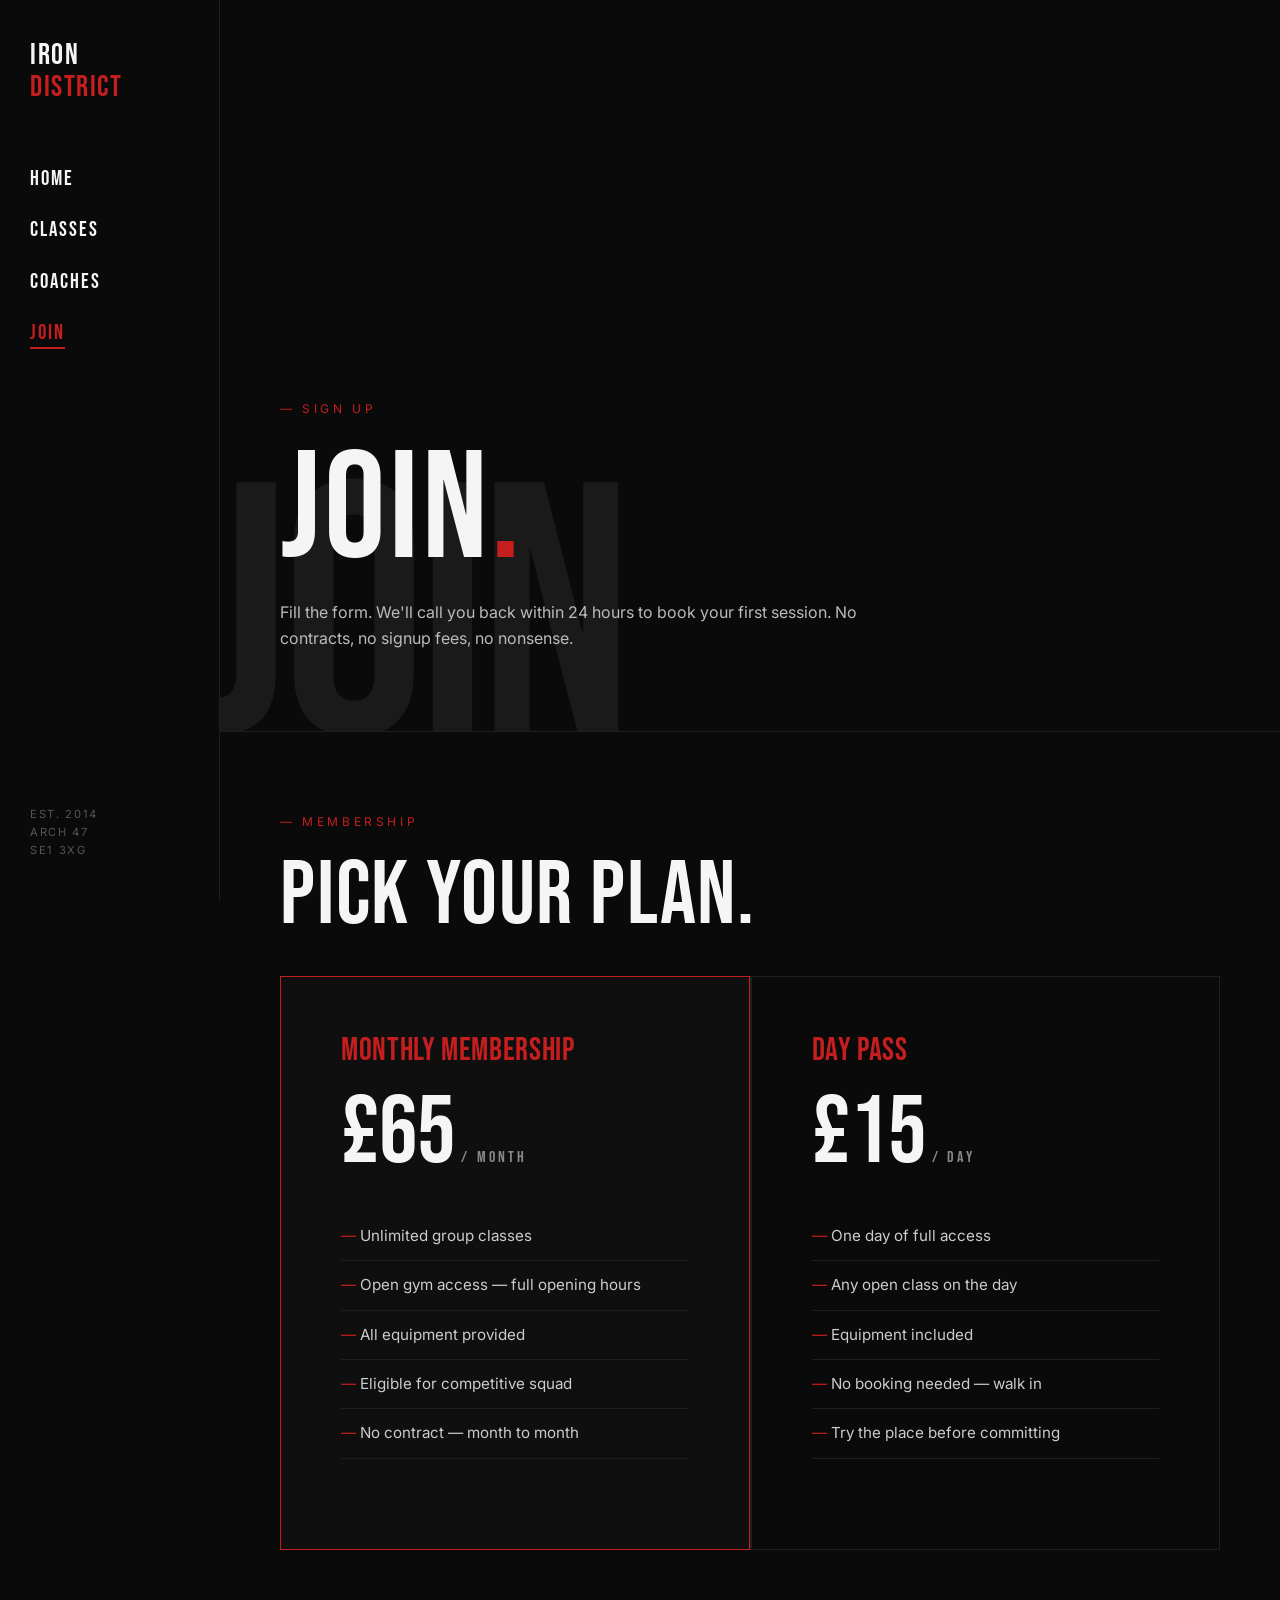
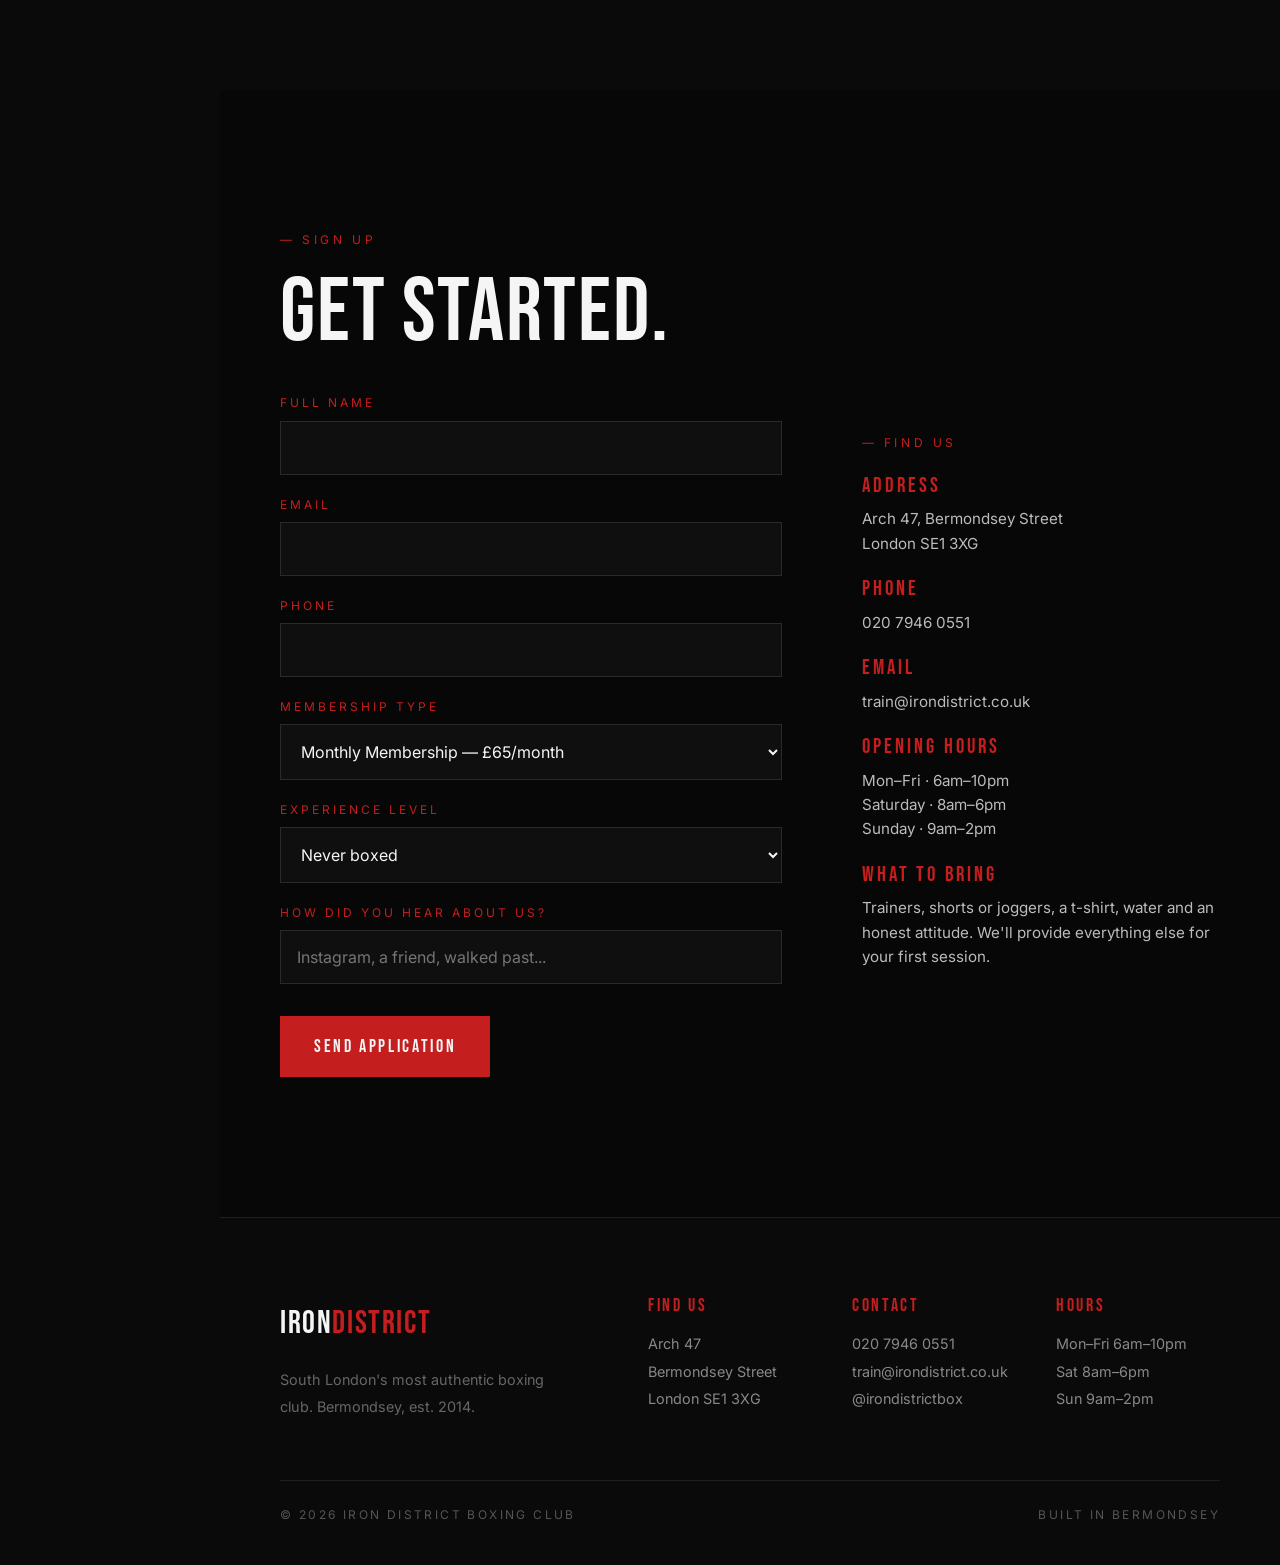
<file: join.html>
<!DOCTYPE html>
<html lang="en"><head>
<meta charset="UTF-8" />
<meta name="viewport" content="width=device-width, initial-scale=1" />
<title>Join — Iron District Boxing Club</title>
<meta name="description" content="Sign up for monthly membership (£65) or a day pass (£15) at Iron District Boxing Club, Bermondsey." />
<link rel="stylesheet" href="styles.css" />
</head><body>
<aside class="sidebar">
  <div>
    <a href="index.html" class="logo">IRON<span>DISTRICT</span></a>
    <nav style="margin-top:60px;">
      <ul>
        <li><a href="index.html" data-page="index.html">Home</a></li>
        <li><a href="classes.html" data-page="classes.html">Classes</a></li>
        <li><a href="coaches.html" data-page="coaches.html">Coaches</a></li>
        <li><a href="join.html" data-page="join.html">Join</a></li>
      </ul>
    </nav>
  </div>
  <div class="meta">EST. 2014<br/>Arch 47<br/>SE1 3XG</div>
</aside>
<header class="mobile-nav">
  <a href="index.html" class="logo">IRON<span>DISTRICT</span></a>
  <button class="hamburger" aria-label="Menu"><span></span><span></span><span></span></button>
</header>
<nav class="mobile-menu">
  <ul>
    <li><a href="index.html">Home</a></li>
    <li><a href="classes.html">Classes</a></li>
    <li><a href="coaches.html">Coaches</a></li>
    <li><a href="join.html">Join</a></li>
  </ul>
</nav>
<main>

<section class="page-hero">
  <div class="watermark" style="bottom:-3vw; left:-2vw;">JOIN</div>
  <span class="eyebrow">— Sign up</span>
  <h1>Join<span style="color:var(--red);">.</span></h1>
  <p>Fill the form. We'll call you back within 24 hours to book your first session. No contracts, no signup fees, no nonsense.</p>
</section>

<section class="section" style="padding-top:80px;">
  <span class="eyebrow">— Membership</span>
  <h2 class="section-title">Pick your plan.</h2>
  <div class="membership reveal">
    <div class="plan featured">
      <h3>Monthly Membership</h3>
      <div class="price">£65<span class="small"> / MONTH</span></div>
      <ul>
        <li>Unlimited group classes</li>
        <li>Open gym access — full opening hours</li>
        <li>All equipment provided</li>
        <li>Eligible for competitive squad</li>
        <li>No contract — month to month</li>
      </ul>
    </div>
    <div class="plan">
      <h3>Day Pass</h3>
      <div class="price">£15<span class="small"> / DAY</span></div>
      <ul>
        <li>One day of full access</li>
        <li>Any open class on the day</li>
        <li>Equipment included</li>
        <li>No booking needed — walk in</li>
        <li>Try the place before committing</li>
      </ul>
    </div>
  </div>
</section>

<section class="section" style="background:#070707;">
  <span class="eyebrow">— Sign up</span>
  <h2 class="section-title">Get started.</h2>
  <div class="join-grid reveal">
    <form class="join-form" onsubmit="event.preventDefault(); alert('Thanks. We will call you within 24 hours.'); this.reset();">
      <div class="field"><label>Full Name</label><input required type="text" name="name" /></div>
      <div class="field"><label>Email</label><input required type="email" name="email" /></div>
      <div class="field"><label>Phone</label><input required type="tel" name="phone" /></div>
      <div class="field"><label>Membership Type</label>
        <select name="type">
          <option>Monthly Membership — £65/month</option>
          <option>Day Pass — £15</option>
          <option>Not sure yet</option>
        </select>
      </div>
      <div class="field"><label>Experience Level</label>
        <select name="experience">
          <option>Never boxed</option>
          <option>Some experience</option>
          <option>Intermediate</option>
          <option>Advanced</option>
        </select>
      </div>
      <div class="field"><label>How did you hear about us?</label>
        <input type="text" name="referral" placeholder="Instagram, a friend, walked past..." />
      </div>
      <button type="submit" class="btn" style="align-self:flex-start;margin-top:12px;">Send Application</button>
    </form>
    <aside class="info-block">
      <span class="eyebrow">— Find Us</span>
      <h4>Address</h4>
      <p>Arch 47, Bermondsey Street<br/>London SE1 3XG</p>
      <h4>Phone</h4>
      <p>020 7946 0551</p>
      <h4>Email</h4>
      <p>train@irondistrict.co.uk</p>
      <h4>Opening Hours</h4>
      <ul>
        <li>Mon–Fri · 6am–10pm</li>
        <li>Saturday · 8am–6pm</li>
        <li>Sunday · 9am–2pm</li>
      </ul>
      <h4>What to Bring</h4>
      <p>Trainers, shorts or joggers, a t-shirt, water and an honest attitude. We'll provide everything else for your first session.</p>
    </aside>
  </div>
</section>

</main>
<footer>
  <div class="footer-grid">
    <div>
      <div class="logo" style="font-family:'Bebas Neue',sans-serif;font-size:2rem;letter-spacing:0.05em;">IRON<span style="color:var(--red);">DISTRICT</span></div>
      <p style="margin-top:16px;color:#666;max-width:300px;">South London's most authentic boxing club. Bermondsey, est. 2014.</p>
    </div>
    <div><h4>Find Us</h4><p>Arch 47<br/>Bermondsey Street<br/>London SE1 3XG</p></div>
    <div><h4>Contact</h4><p>020 7946 0551<br/>train@irondistrict.co.uk<br/>@irondistrictbox</p></div>
    <div><h4>Hours</h4><p>Mon–Fri 6am–10pm<br/>Sat 8am–6pm<br/>Sun 9am–2pm</p></div>
  </div>
  <div class="footer-bottom"><span>© 2026 Iron District Boxing Club</span><span>Built in Bermondsey</span></div>
</footer>
<script src="main.js"></script>
</body></html>
</file>
<file: styles.css>
/* Iron District Boxing Club — raw editorial styles */
@import url('https://fonts.googleapis.com/css2?family=Bebas+Neue&family=Inter:wght@300;400;500;600;700&display=swap');

* { margin: 0; padding: 0; box-sizing: border-box; }

:root {
  --black: #0A0A0A;
  --white: #F5F5F5;
  --red: #C41E1E;
  --watermark: #1A1A1A;
  --grey: #4a4a4a;
}

html, body {
  background: var(--black);
  color: var(--white);
  font-family: 'Inter', sans-serif;
  font-weight: 400;
  line-height: 1.6;
  overflow-x: hidden;
  -webkit-font-smoothing: antialiased;
}

a { color: inherit; text-decoration: none; }
img { display: block; max-width: 100%; }

h1, h2, h3, h4, .display {
  font-family: 'Bebas Neue', sans-serif;
  font-weight: 400;
  letter-spacing: 0.02em;
  line-height: 0.9;
  text-transform: uppercase;
}

/* ---------- SIDEBAR NAV ---------- */
.sidebar {
  position: fixed;
  top: 0; left: 0;
  width: 220px;
  height: 100vh;
  background: var(--black);
  border-right: 1px solid #1f1f1f;
  padding: 40px 30px;
  display: flex;
  flex-direction: column;
  justify-content: space-between;
  z-index: 100;
}
.sidebar .logo {
  font-family: 'Bebas Neue', sans-serif;
  font-size: 1.9rem;
  line-height: 1;
  letter-spacing: 0.05em;
}
.sidebar .logo span { color: var(--red); display: block; }
.sidebar nav ul { list-style: none; display: flex; flex-direction: column; gap: 18px; }
.sidebar nav a {
  font-family: 'Bebas Neue', sans-serif;
  font-size: 1.3rem;
  letter-spacing: 0.1em;
  position: relative;
  padding-bottom: 4px;
  transition: color 0s;
}
.sidebar nav a::after {
  content: '';
  position: absolute;
  left: 0; bottom: 0;
  width: 0; height: 2px;
  background: var(--red);
  transition: width 0.05s linear;
}
.sidebar nav a:hover, .sidebar nav a.active { color: var(--red); }
.sidebar nav a:hover::after, .sidebar nav a.active::after { width: 100%; }
.sidebar .meta {
  font-size: 0.7rem;
  letter-spacing: 0.15em;
  text-transform: uppercase;
  color: #555;
  line-height: 1.6;
}

.mobile-nav { display: none; }

/* ---------- LAYOUT ---------- */
main { margin-left: 220px; }
section { position: relative; }

/* ---------- WATERMARK ---------- */
.watermark {
  position: absolute;
  font-family: 'Bebas Neue', sans-serif;
  color: var(--watermark);
  font-size: clamp(10rem, 28vw, 26rem);
  line-height: 0.8;
  letter-spacing: -0.02em;
  pointer-events: none;
  user-select: none;
  white-space: nowrap;
  z-index: 0;
}

/* ---------- HERO ---------- */
.hero-split {
  display: grid;
  grid-template-columns: 1fr 1fr;
  min-height: 100vh;
}
.hero-left {
  padding: 80px 60px;
  display: flex;
  flex-direction: column;
  justify-content: center;
  position: relative;
  z-index: 1;
}
.hero-left .eyebrow {
  font-size: 0.75rem;
  letter-spacing: 0.3em;
  text-transform: uppercase;
  color: var(--red);
  margin-bottom: 24px;
}
.hero-left h1 {
  font-size: clamp(4rem, 9vw, 9rem);
  margin-bottom: 24px;
}
.hero-left h1 .red { color: var(--red); }
.hero-left p.sub {
  font-size: 1.1rem;
  max-width: 460px;
  color: #bbb;
  margin-bottom: 40px;
}
.hero-right {
  background-size: cover;
  background-position: center;
  position: relative;
  clip-path: polygon(8% 0, 100% 0, 100% 100%, 0 100%);
}
.hero-right::after {
  content: '';
  position: absolute; inset: 0;
  background: linear-gradient(90deg, rgba(10,10,10,0.5) 0%, transparent 40%);
}

/* ---------- BUTTONS ---------- */
.btn-row { display: flex; gap: 16px; flex-wrap: wrap; }
.btn {
  display: inline-block;
  padding: 18px 32px;
  font-family: 'Bebas Neue', sans-serif;
  font-size: 1.1rem;
  letter-spacing: 0.15em;
  border: 2px solid var(--red);
  background: var(--red);
  color: var(--white);
  cursor: pointer;
  transition: background 0s, color 0s;
}
.btn:hover { background: var(--black); color: var(--red); }
.btn-ghost {
  background: transparent;
  border: 2px solid var(--white);
  color: var(--white);
}
.btn-ghost:hover { background: var(--white); color: var(--black); border-color: var(--white); }

/* ---------- STATS BAR ---------- */
.stats {
  display: grid;
  grid-template-columns: repeat(4, 1fr);
  border-top: 1px solid #1f1f1f;
  border-bottom: 1px solid #1f1f1f;
}
.stat {
  padding: 60px 40px;
  border-right: 1px solid #1f1f1f;
  text-align: left;
}
.stat:last-child { border-right: none; }
.stat .num {
  font-family: 'Bebas Neue', sans-serif;
  font-size: clamp(3rem, 6vw, 5rem);
  color: var(--red);
  line-height: 1;
}
.stat .label {
  font-size: 0.75rem;
  letter-spacing: 0.25em;
  text-transform: uppercase;
  color: #888;
  margin-top: 12px;
}

/* ---------- SECTIONS ---------- */
.section {
  padding: 140px 60px;
  position: relative;
  overflow: hidden;
}
.section.diag-top { clip-path: polygon(0 4vw, 100% 0, 100% 100%, 0 100%); margin-top: -4vw; }
.section.diag-bot { clip-path: polygon(0 0, 100% 0, 100% calc(100% - 4vw), 0 100%); }

.eyebrow {
  font-size: 0.75rem;
  letter-spacing: 0.3em;
  text-transform: uppercase;
  color: var(--red);
  margin-bottom: 24px;
  display: block;
}

.section-title {
  font-size: clamp(3rem, 7vw, 7rem);
  margin-bottom: 40px;
  position: relative;
  z-index: 1;
}

/* Split layout */
.split {
  display: grid;
  grid-template-columns: 1fr 1fr;
  gap: 0;
  min-height: 70vh;
  position: relative;
  z-index: 1;
}
.split.text-right .split-text { order: 2; }
.split-image {
  background-size: cover;
  background-position: center;
  min-height: 500px;
}
.split-text {
  padding: 60px;
  display: flex;
  flex-direction: column;
  justify-content: center;
}
.split-text h2 {
  font-size: clamp(2.5rem, 5vw, 5rem);
  margin-bottom: 24px;
}
.split-text p { color: #bbb; margin-bottom: 16px; max-width: 520px; }

/* What we offer grid */
.offers {
  display: grid;
  grid-template-columns: repeat(3, 1fr);
  gap: 1px;
  background: #1f1f1f;
  position: relative;
  z-index: 1;
}
.offer {
  background: var(--black);
  padding: 60px 40px;
  min-height: 360px;
  display: flex;
  flex-direction: column;
  justify-content: space-between;
  transition: background 0s;
}
.offer:hover { background: #111; }
.offer .num {
  font-family: 'Bebas Neue', sans-serif;
  font-size: 4rem;
  color: var(--red);
  line-height: 1;
}
.offer h3 {
  font-size: 2.2rem;
  margin-top: 24px;
  margin-bottom: 16px;
}
.offer p { color: #999; font-size: 0.95rem; }

/* Testimonials */
.testimonials {
  display: grid;
  grid-template-columns: repeat(3, 1fr);
  gap: 40px;
  position: relative;
  z-index: 1;
}
.testimonial {
  padding: 40px;
  border-left: 3px solid var(--red);
}
.testimonial p {
  font-size: 1.1rem;
  font-style: italic;
  margin-bottom: 24px;
  color: #ddd;
}
.testimonial .who {
  font-family: 'Bebas Neue', sans-serif;
  font-size: 1.1rem;
  letter-spacing: 0.1em;
  color: var(--red);
}

/* Membership */
.membership {
  display: grid;
  grid-template-columns: 1fr 1fr;
  gap: 1px;
  background: #1f1f1f;
  position: relative;
  z-index: 1;
}
.plan {
  background: var(--black);
  padding: 60px;
  border: 1px solid #1f1f1f;
}
.plan.featured { background: #0f0f0f; border-color: var(--red); }
.plan .price {
  font-family: 'Bebas Neue', sans-serif;
  font-size: 6rem;
  color: var(--white);
  line-height: 1;
  margin: 20px 0;
}
.plan .price .small { font-size: 1rem; color: #888; letter-spacing: 0.2em; }
.plan h3 {
  font-size: 2rem;
  color: var(--red);
}
.plan ul { list-style: none; margin: 30px 0; }
.plan ul li {
  padding: 12px 0;
  border-bottom: 1px solid #1f1f1f;
  font-size: 0.95rem;
  color: #ccc;
}
.plan ul li::before { content: '— '; color: var(--red); }

/* ---------- FOOTER ---------- */
footer {
  background: var(--black);
  border-top: 1px solid #1f1f1f;
  padding: 80px 60px 40px;
  margin-left: 220px;
}
.footer-grid {
  display: grid;
  grid-template-columns: 2fr 1fr 1fr 1fr;
  gap: 40px;
  margin-bottom: 60px;
}
.footer-grid h4 {
  font-size: 1.1rem;
  letter-spacing: 0.15em;
  color: var(--red);
  margin-bottom: 16px;
}
.footer-grid p, .footer-grid li {
  font-size: 0.9rem;
  color: #888;
  line-height: 1.9;
  list-style: none;
}
.footer-bottom {
  border-top: 1px solid #1f1f1f;
  padding-top: 24px;
  font-size: 0.75rem;
  letter-spacing: 0.2em;
  color: #555;
  text-transform: uppercase;
  display: flex;
  justify-content: space-between;
}

/* ---------- PAGE HERO ---------- */
.page-hero {
  min-height: 70vh;
  padding: 140px 60px 80px;
  display: flex;
  flex-direction: column;
  justify-content: flex-end;
  position: relative;
  overflow: hidden;
  border-bottom: 1px solid #1f1f1f;
}
.page-hero h1 {
  font-size: clamp(4rem, 12vw, 12rem);
  position: relative;
  z-index: 1;
}
.page-hero p {
  color: #bbb;
  max-width: 600px;
  margin-top: 20px;
  position: relative;
  z-index: 1;
}

/* ---------- TIMETABLE ---------- */
.timetable {
  width: 100%;
  border-collapse: collapse;
  position: relative;
  z-index: 1;
}
.timetable th, .timetable td {
  border: 1px solid #1f1f1f;
  padding: 18px 14px;
  text-align: left;
  font-size: 0.85rem;
}
.timetable th {
  background: #0f0f0f;
  font-family: 'Bebas Neue', sans-serif;
  font-size: 1rem;
  letter-spacing: 0.15em;
  color: var(--red);
}
.timetable td:first-child {
  font-family: 'Bebas Neue', sans-serif;
  letter-spacing: 0.1em;
  color: #888;
  font-size: 1rem;
  width: 110px;
}
.timetable td.cls { color: var(--white); }
.timetable td.cls.red { color: var(--red); }

/* ---------- COACHES ---------- */
.coach-grid {
  display: grid;
  grid-template-columns: repeat(3, 1fr);
  gap: 1px;
  background: #1f1f1f;
  position: relative;
  z-index: 1;
}
.coach {
  background: var(--black);
  padding: 0;
}
.coach .photo {
  height: 380px;
  background-size: cover;
  background-position: center top;
  filter: grayscale(0.7) contrast(1.1);
  transition: filter 0s;
}
.coach:hover .photo { filter: grayscale(0) contrast(1); }
.coach .info { padding: 32px; }
.coach h3 { font-size: 1.8rem; }
.coach .role {
  font-size: 0.75rem;
  letter-spacing: 0.25em;
  color: var(--red);
  text-transform: uppercase;
  margin: 8px 0 16px;
}
.coach p { color: #999; font-size: 0.9rem; }

/* ---------- JOIN FORM ---------- */
.join-grid {
  display: grid;
  grid-template-columns: 1.4fr 1fr;
  gap: 80px;
  position: relative;
  z-index: 1;
}
form.join-form { display: flex; flex-direction: column; gap: 20px; }
.field label {
  display: block;
  font-size: 0.75rem;
  letter-spacing: 0.25em;
  color: var(--red);
  text-transform: uppercase;
  margin-bottom: 8px;
}
.field input, .field select, .field textarea {
  width: 100%;
  background: #0f0f0f;
  border: 1px solid #2a2a2a;
  color: var(--white);
  padding: 16px;
  font-family: 'Inter', sans-serif;
  font-size: 1rem;
  border-radius: 0;
  outline: none;
}
.field input:focus, .field select:focus, .field textarea:focus {
  border-color: var(--red);
}
.info-block { padding: 40px 0; }
.info-block h4 {
  font-family: 'Bebas Neue', sans-serif;
  color: var(--red);
  font-size: 1.3rem;
  letter-spacing: 0.15em;
  margin-bottom: 12px;
  margin-top: 24px;
}
.info-block p, .info-block li { color: #bbb; font-size: 0.95rem; list-style: none; }

/* ---------- GALLERY ---------- */
.gallery-grid {
  display: grid;
  grid-template-columns: repeat(3, 1fr);
  gap: 4px;
  padding: 0 4px;
}
.gallery-grid .tile {
  aspect-ratio: 1 / 1;
  background-size: cover;
  background-position: center;
  filter: grayscale(0.4) contrast(1.05);
  transition: filter 0s, transform 0s;
}
.gallery-grid .tile:hover { filter: none; }

/* ---------- REVEAL ANIMATIONS ---------- */
.reveal {
  opacity: 0;
  transform: translateY(40px);
  transition: opacity 0.7s ease, transform 0.7s ease;
}
.reveal.in {
  opacity: 1;
  transform: translateY(0);
}

/* ---------- RESPONSIVE ---------- */
@media (max-width: 900px) {
  .sidebar { display: none; }
  main, footer { margin-left: 0; }

  .mobile-nav {
    display: flex;
    position: fixed;
    top: 0; left: 0; right: 0;
    padding: 18px 24px;
    background: var(--black);
    border-bottom: 1px solid #1f1f1f;
    z-index: 100;
    justify-content: space-between;
    align-items: center;
  }
  .mobile-nav .logo {
    font-family: 'Bebas Neue', sans-serif;
    font-size: 1.4rem;
    letter-spacing: 0.05em;
  }
  .mobile-nav .logo span { color: var(--red); }
  .hamburger {
    width: 32px; height: 22px;
    display: flex; flex-direction: column; justify-content: space-between;
    background: transparent; border: none; cursor: pointer;
  }
  .hamburger span {
    height: 3px; background: var(--white); width: 100%;
    transition: transform 0s;
  }
  .mobile-menu {
    position: fixed;
    top: 60px; left: 0; right: 0; bottom: 0;
    background: var(--black);
    transform: translateX(100%);
    transition: transform 0.25s ease;
    z-index: 99;
    padding: 40px;
  }
  .mobile-menu.open { transform: translateX(0); }
  .mobile-menu ul { list-style: none; display: flex; flex-direction: column; gap: 24px; }
  .mobile-menu a {
    font-family: 'Bebas Neue', sans-serif;
    font-size: 2rem;
    letter-spacing: 0.1em;
  }
  .mobile-menu a:hover { color: var(--red); }

  main { padding-top: 60px; }

  .hero-split { grid-template-columns: 1fr; }
  .hero-right { min-height: 60vh; clip-path: none; }
  .hero-left { padding: 60px 24px; }

  .stats { grid-template-columns: repeat(2, 1fr); }
  .stat { border-right: none; border-bottom: 1px solid #1f1f1f; padding: 40px 24px; }

  .section { padding: 80px 24px; }
  .split { grid-template-columns: 1fr; }
  .split.text-right .split-text { order: 0; }
  .split-text { padding: 40px 0; }
  .split-image { min-height: 300px; }

  .offers, .testimonials, .membership, .coach-grid, .join-grid {
    grid-template-columns: 1fr;
    gap: 24px;
  }
  .testimonials { gap: 24px; }
  .plan { padding: 40px 24px; }

  .page-hero { padding: 100px 24px 60px; }

  .gallery-grid { grid-template-columns: repeat(2, 1fr); }

  footer { padding: 60px 24px 30px; }
  .footer-grid { grid-template-columns: 1fr; gap: 30px; }
  .footer-bottom { flex-direction: column; gap: 12px; }

  .timetable { display: block; overflow-x: auto; white-space: nowrap; }
}
</file>
